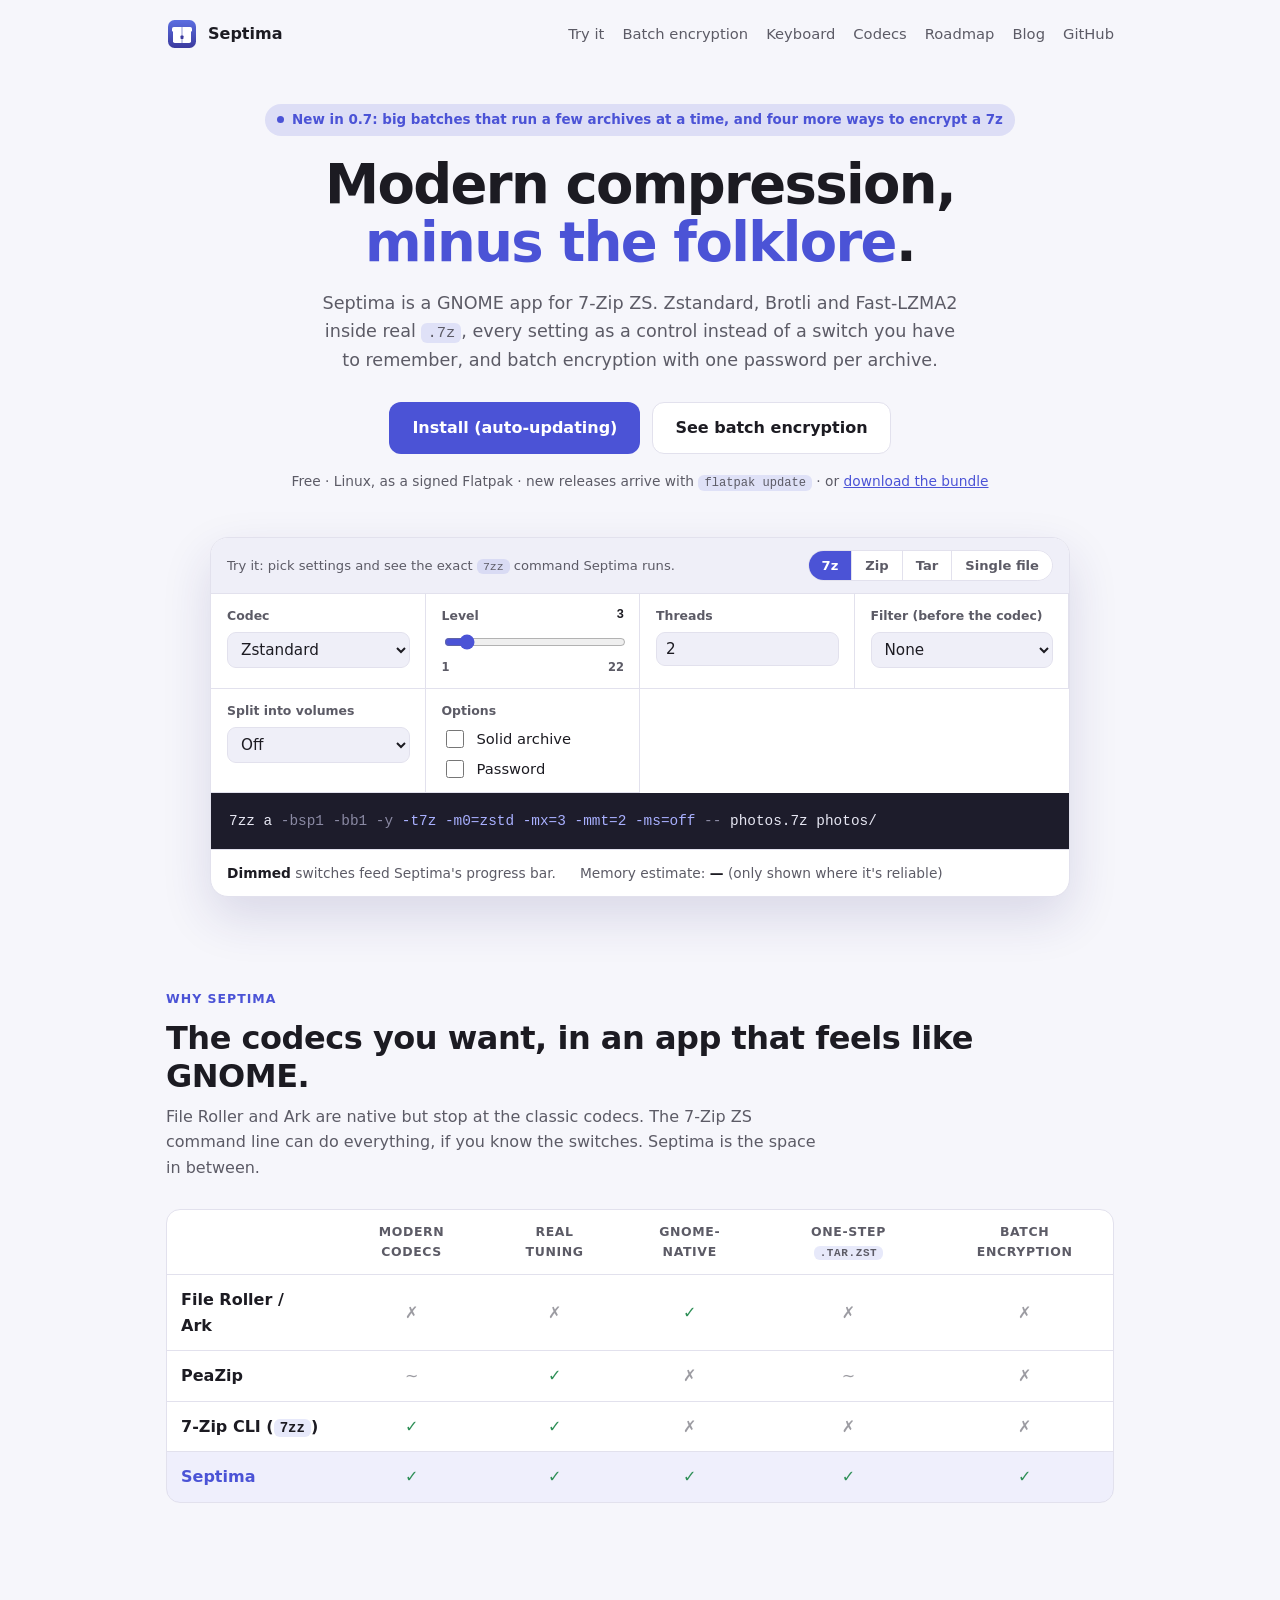
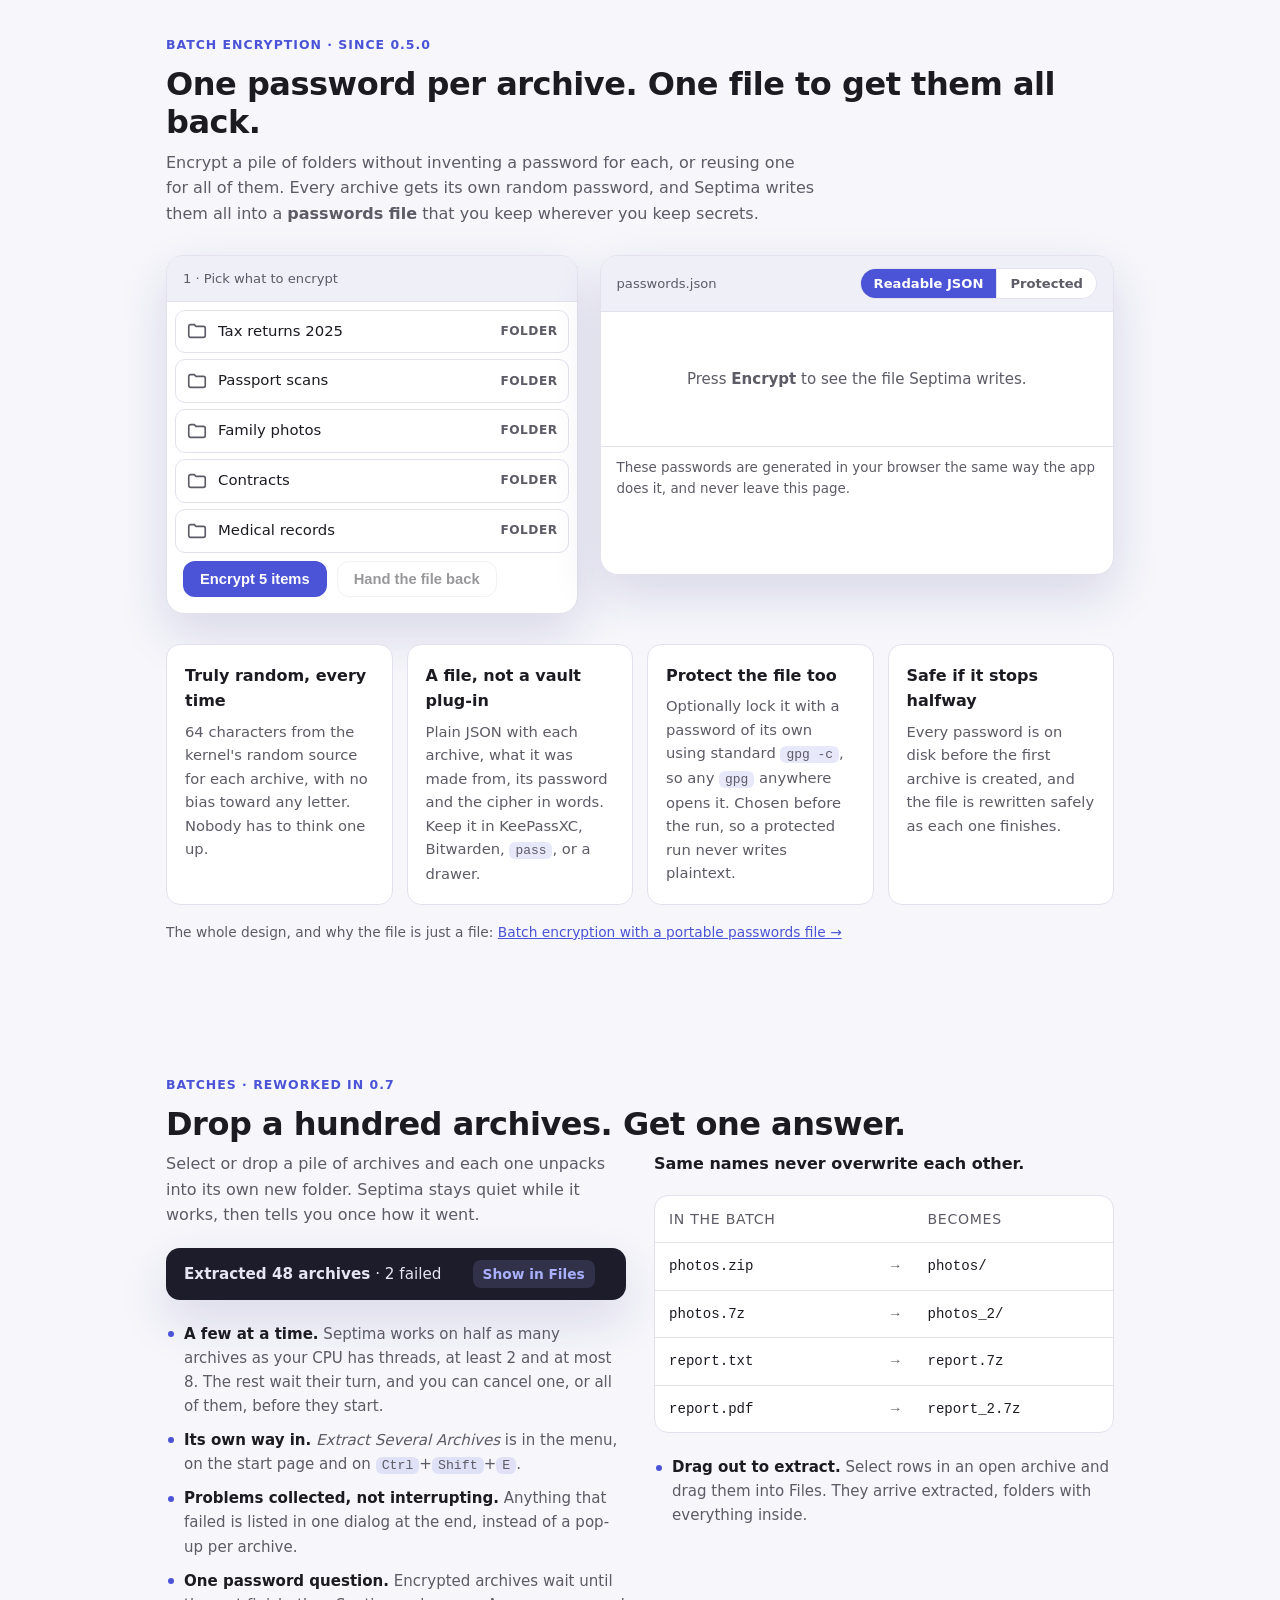
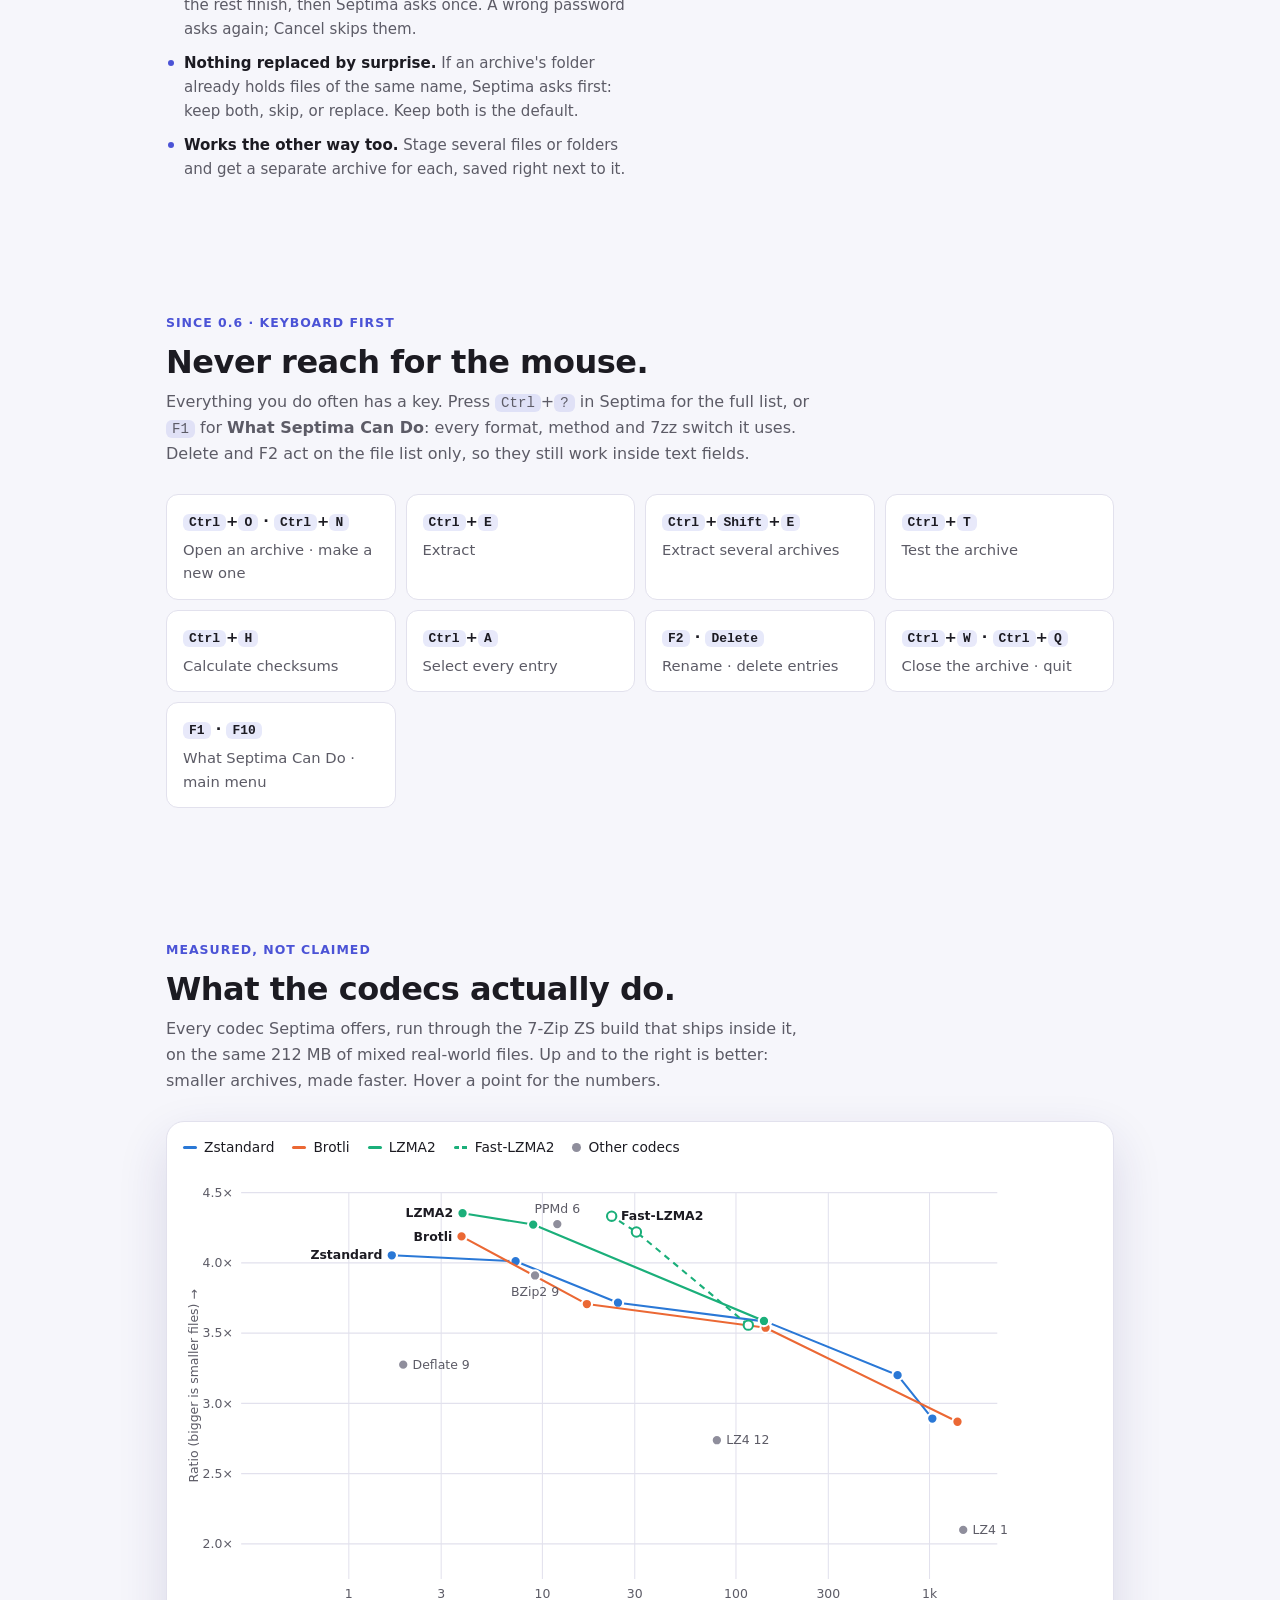
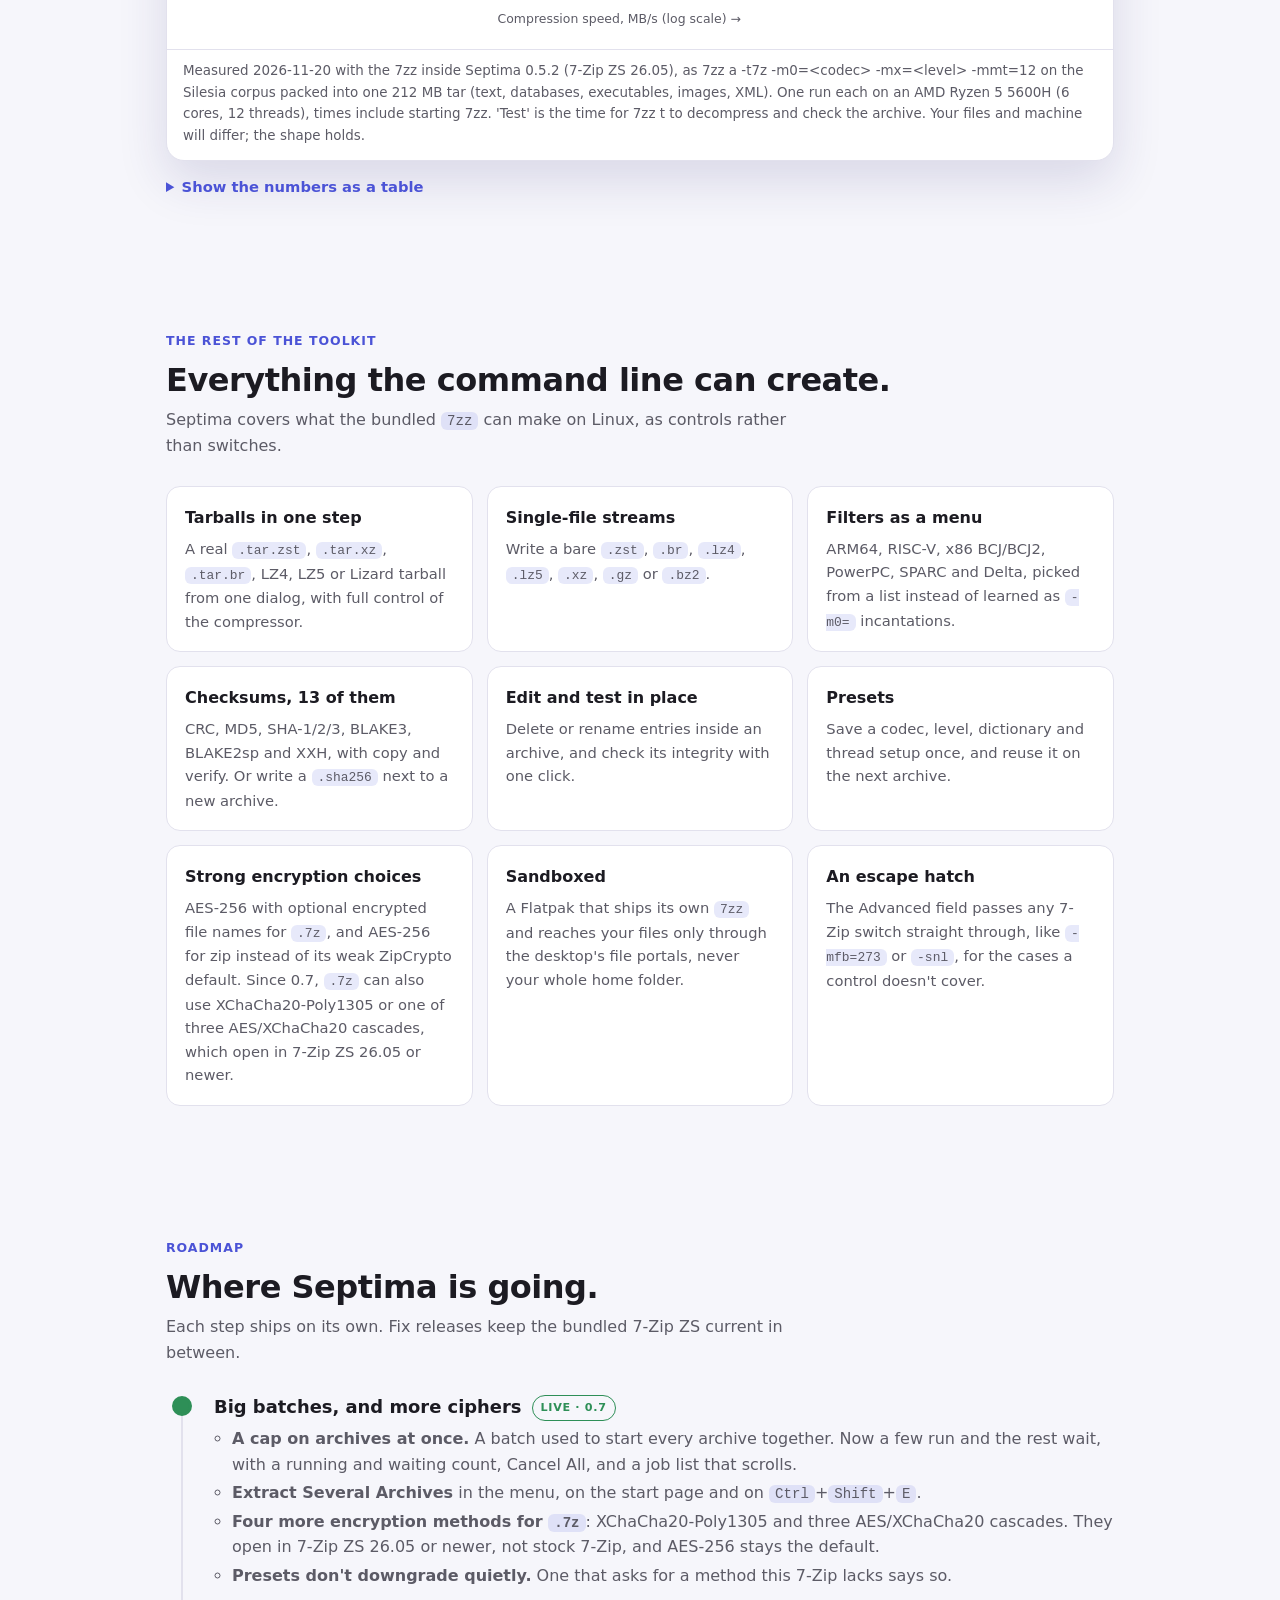
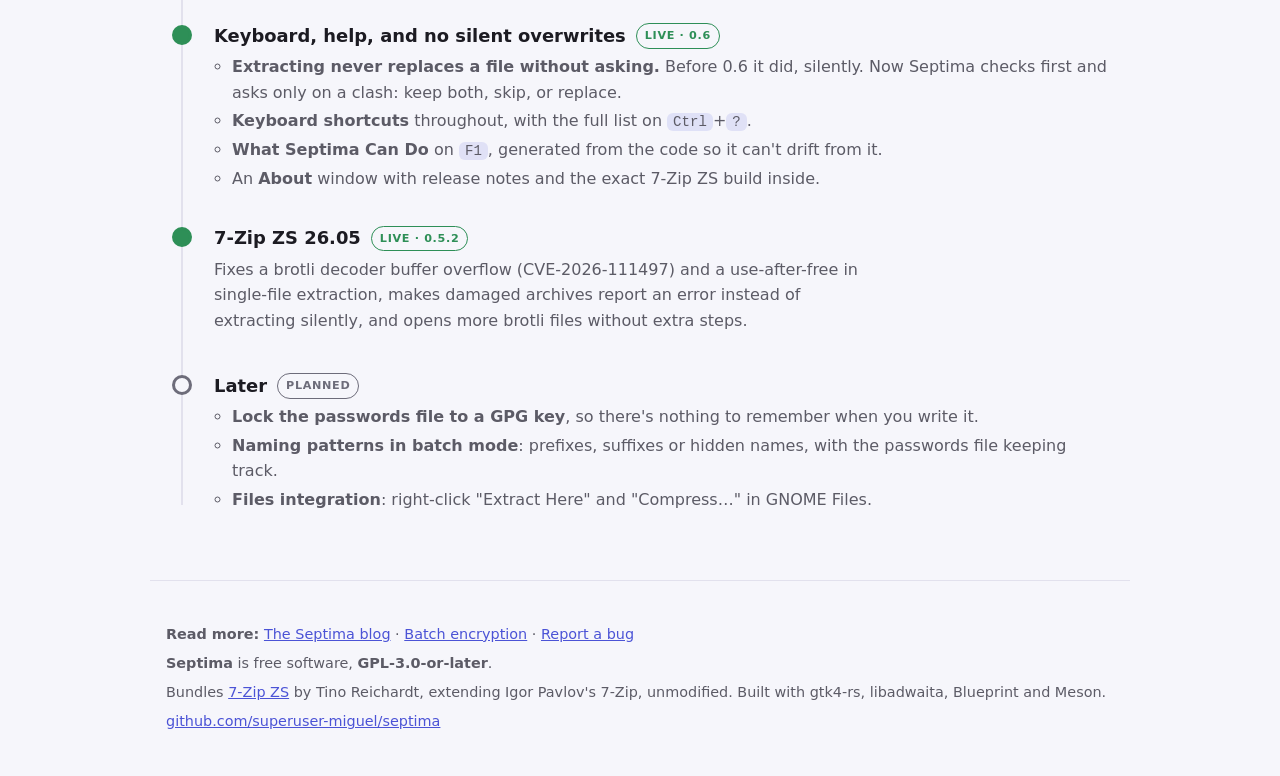
<file: docs/index.html>
<!doctype html>
<html lang="en">
<head>
<meta charset="utf-8">
<meta name="viewport" content="width=device-width, initial-scale=1">
<title>Septima — modern compression for GNOME</title>
<meta name="description" content="A GNOME app for 7-Zip ZS: Zstandard, Brotli and Fast-LZMA2 inside real .7z, every setting as a control, and batch encryption with one password per archive and a portable passwords file.">
<meta property="og:type" content="website">
<meta property="og:title" content="Septima — modern compression for GNOME">
<meta property="og:description" content="Zstandard, Brotli and Fast-LZMA2 inside real .7z, every setting as a control, and batch encryption with one password per archive.">
<meta property="og:url" content="https://superuser-miguel.github.io/septima/">
<style>
  :root {
    --bg: #f6f6fb; --surface: #ffffff; --surface-2: #efeff8; --text: #1c1b22; --muted: #5c5b66;
    --border: #e2e1ed; --accent: #4b53d6; --accent-2: #3b3a9e; --on-accent: #ffffff;
    --live: #2e8f57; --next: #b06d00; --later: #6d6c7a;
    --code-bg: #1d1c2b; --code-text: #e6e6f2; --code-dim: #8a89a3; --code-key: #a9b0ff; --code-val: #ffd28a;
    --shadow: 0 20px 50px rgba(40, 38, 110, .14);
    --s1: #2a78d6; --s2: #eb6834; --s3: #1baf7a; --s-other: #8f8e9c;
    color-scheme: light;
  }
  @media (prefers-color-scheme: dark) {
    :root:not([data-theme="light"]) {
      --bg: #14131a; --surface: #1d1c26; --surface-2: #181720; --text: #ececf2; --muted: #a7a6b4;
      --border: #2d2c39; --accent: #8b90f0; --accent-2: #5b6ee1; --on-accent: #12111a;
      --live: #55d98a; --next: #f0b54a; --later: #8f8e9e;
      --code-bg: #0f0e15; --code-text: #e6e6f2; --code-dim: #77768e; --code-key: #a9b0ff; --code-val: #ffd28a;
      --shadow: 0 20px 50px rgba(0, 0, 0, .45);
      --s1: #3987e5; --s2: #d95926; --s3: #199e70; --s-other: #8a899a;
      color-scheme: dark;
    }
  }
  :root[data-theme="dark"] {
    --bg: #14131a; --surface: #1d1c26; --surface-2: #181720; --text: #ececf2; --muted: #a7a6b4;
    --border: #2d2c39; --accent: #8b90f0; --accent-2: #5b6ee1; --on-accent: #12111a;
    --live: #55d98a; --next: #f0b54a; --later: #8f8e9e;
    --code-bg: #0f0e15; --code-text: #e6e6f2; --code-dim: #77768e; --code-key: #a9b0ff; --code-val: #ffd28a;
    --shadow: 0 20px 50px rgba(0, 0, 0, .45);
    --s1: #3987e5; --s2: #d95926; --s3: #199e70; --s-other: #8a899a;
    color-scheme: dark;
  }
  * { box-sizing: border-box; }
  html { -webkit-text-size-adjust: 100%; }
  body {
    margin: 0; background: var(--bg); color: var(--text);
    font: 16px/1.6 system-ui, -apple-system, "Segoe UI", Roboto, sans-serif;
  }
  a { color: var(--accent); }
  .wrap { max-width: 980px; margin: 0 auto; padding: 0 16px; }
  section.wrap { padding: 64px 16px; }
  h2 { font-size: clamp(1.5rem, 4vw, 2rem); letter-spacing: -.015em; margin: 0 0 8px; line-height: 1.2; }
  .sub { color: var(--muted); margin: 0 0 28px; max-width: 64ch; }
  .eyebrow {
    display: inline-block; font-size: .78rem; font-weight: 700; letter-spacing: .08em;
    text-transform: uppercase; color: var(--accent); margin-bottom: 10px;
  }
  code, kbd {
    font-family: ui-monospace, "SF Mono", Menlo, Consolas, monospace;
    background: color-mix(in srgb, var(--accent) 13%, transparent);
    padding: 1px 6px; border-radius: 6px; font-size: .88em;
  }
  .points { list-style: none; margin: 0; padding: 0; display: grid; gap: 10px; }
  .points li { color: var(--muted); font-size: .94rem; padding-left: 18px; position: relative; }
  .points li::before { content: ""; position: absolute; left: 2px; top: .62em; width: 6px; height: 6px; border-radius: 50%; background: var(--accent); }
  .points b { color: var(--text); font-weight: 600; }

  /* Top bar */
  .top { display: flex; align-items: center; justify-content: space-between; gap: 12px; padding: 18px 16px; }
  .brand { display: flex; align-items: center; gap: 10px; font-weight: 700; color: var(--text); text-decoration: none; }
  .brand svg { width: 32px; height: 32px; flex: none; }
  .top nav { display: flex; gap: 18px; font-size: .92rem; flex-wrap: wrap; justify-content: flex-end; }
  .top nav a { color: var(--muted); text-decoration: none; }
  .top nav a:hover { color: var(--text); }
  @media (max-width: 640px) { .top nav .opt { display: none; } }

  /* Hero */
  .hero { padding: 36px 16px 24px; text-align: center; }
  .pill {
    display: inline-flex; align-items: center; gap: 8px; padding: 5px 12px; border-radius: 999px;
    background: color-mix(in srgb, var(--accent) 14%, transparent); color: var(--accent);
    font-size: .84rem; font-weight: 600; margin-bottom: 20px; text-decoration: none;
  }
  .pill .dot { width: 7px; height: 7px; border-radius: 50%; background: currentColor; }
  h1 {
    font-size: clamp(2.1rem, 7vw, 3.4rem); line-height: 1.08; letter-spacing: -.03em;
    margin: 0 auto 16px; max-width: 17ch;
  }
  h1 em { font-style: normal; color: var(--accent); }
  .lede { color: var(--muted); font-size: 1.1rem; max-width: 58ch; margin: 0 auto 28px; }
  .btns { display: flex; gap: 12px; justify-content: center; flex-wrap: wrap; }
  .btn {
    display: inline-block; padding: 12px 22px; border-radius: 12px; text-decoration: none;
    font-weight: 600; border: 1px solid var(--border); color: var(--text); background: var(--surface);
  }
  .btn.primary { background: var(--accent); color: var(--on-accent); border-color: transparent; }
  .note { color: var(--muted); font-size: .86rem; margin: 16px 0 0; }

  /* Panels shared by the demos */
  .panel {
    background: var(--surface); border: 1px solid var(--border); border-radius: 18px;
    box-shadow: var(--shadow); overflow: hidden; text-align: left;
  }
  .panel-head {
    display: flex; align-items: center; gap: 10px; flex-wrap: wrap;
    padding: 12px 16px; border-bottom: 1px solid var(--border); background: var(--surface-2);
  }
  .panel-head .label { font-size: .82rem; color: var(--muted); margin-right: auto; }
  .seg { display: inline-flex; border: 1px solid var(--border); border-radius: 999px; overflow: hidden; flex-wrap: wrap; }
  .seg button { font: 600 .82rem/1 system-ui, sans-serif; padding: 8px 13px; border: 0; background: var(--surface); color: var(--muted); cursor: pointer; }
  .seg button + button { border-left: 1px solid var(--border); }
  .seg button[aria-pressed="true"] { background: var(--accent); color: var(--on-accent); }
  button:focus-visible, select:focus-visible, input:focus-visible { outline: 2px solid var(--accent); outline-offset: 2px; }

  /* Command builder */
  .builder { margin: 44px auto 0; max-width: 860px; }
  .controls { display: grid; grid-template-columns: repeat(auto-fit, minmax(190px, 1fr)); background: var(--surface); }
  .ctl { box-shadow: inset -1px -1px 0 var(--border); padding: 12px 16px; display: flex; flex-direction: column; gap: 6px; min-width: 0; }
  .ctl[hidden] { display: none; }
  .ctl > span { font-size: .78rem; font-weight: 600; color: var(--muted); display: flex; justify-content: space-between; gap: 8px; }
  .ctl > span output { color: var(--text); font-family: ui-monospace, Menlo, Consolas, monospace; }
  .ctl select, .ctl input[type="number"] {
    font: 500 .95rem system-ui, sans-serif; color: var(--text); background: var(--surface-2);
    border: 1px solid var(--border); border-radius: 9px; padding: 7px 9px; width: 100%; min-width: 0;
  }
  .ctl input[type="range"] { width: 100%; accent-color: var(--accent); }
  .ctl .range-ends { display: flex; justify-content: space-between; font-size: .72rem; color: var(--muted); }
  .switch { display: flex; align-items: center; gap: 10px; font-size: .92rem; cursor: pointer; }
  .switch input { width: 18px; height: 18px; accent-color: var(--accent); }
  .switch[hidden] { display: none; }
  .cmd {
    background: var(--code-bg); color: var(--code-text); margin: 0; padding: 16px 18px;
    font: .9rem/1.7 ui-monospace, "SF Mono", Menlo, Consolas, monospace;
    white-space: pre-wrap; overflow-wrap: break-word;
  }
  .cmd span { white-space: nowrap; }
  .cmd .step { white-space: normal; }
  .cmd .dim { color: var(--code-dim); }
  .cmd .k { color: var(--code-key); }
  .cmd .v { color: var(--code-val); }
  .cmd .step { display: block; color: var(--code-dim); font-style: italic; }
  .builder-foot { display: flex; gap: 8px 24px; flex-wrap: wrap; padding: 12px 16px; font-size: .86rem; color: var(--muted); border-top: 1px solid var(--border); }
  .builder-foot b { color: var(--text); font-weight: 600; }

  /* Comparison */
  .tablewrap { overflow-x: auto; border: 1px solid var(--border); border-radius: 14px; background: var(--surface); }
  table { width: 100%; border-collapse: collapse; }
  th, td { padding: 12px 14px; text-align: center; border-bottom: 1px solid var(--border); }
  th:first-child, td:first-child { text-align: left; font-weight: 600; }
  thead th { font-size: .78rem; color: var(--muted); font-weight: 600; text-transform: uppercase; letter-spacing: .05em; }
  tbody tr:last-child td { border-bottom: 0; }
  tr.me { background: color-mix(in srgb, var(--accent) 9%, transparent); }
  tr.me td:first-child { color: var(--accent); }
  .y { color: var(--live); font-weight: 700; }
  .n { color: var(--muted); opacity: .6; }
  .compare-table { min-width: 560px; }

  /* Batch encryption */
  .flow { display: grid; grid-template-columns: minmax(0, 1fr) minmax(0, 1.25fr); gap: 22px; align-items: start; }
  @media (max-width: 800px) { .flow { grid-template-columns: minmax(0, 1fr); } }
  .items { list-style: none; margin: 0; padding: 8px; display: grid; gap: 6px; }
  .item {
    display: grid; grid-template-columns: auto minmax(0, 1fr) auto; gap: 10px; align-items: center;
    padding: 9px 10px; border-radius: 10px; border: 1px solid var(--border); font-size: .93rem;
  }
  .item .ic { width: 22px; height: 22px; color: var(--muted); }
  .item .nm { overflow: hidden; text-overflow: ellipsis; white-space: nowrap; }
  .item .st { font-size: .76rem; font-weight: 700; letter-spacing: .04em; text-transform: uppercase; color: var(--muted); }
  .item.done { border-color: color-mix(in srgb, var(--live) 50%, var(--border)); }
  .item.done .st { color: var(--live); }
  .item.picked { background: color-mix(in srgb, var(--accent) 8%, transparent); border-color: color-mix(in srgb, var(--accent) 50%, var(--border)); }
  .item input { width: 18px; height: 18px; accent-color: var(--accent); margin: 0; }
  .actions { display: flex; gap: 10px; flex-wrap: wrap; align-items: center; padding: 0 16px 16px; }
  .actions .btn { padding: 9px 16px; font-size: .92rem; cursor: pointer; }
  .actions .btn[disabled] { opacity: .45; cursor: default; }
  .actions .msg { font-size: .86rem; color: var(--muted); }
  .file { min-height: 320px; }
  .file pre {
    margin: 0; padding: 14px 16px; background: var(--code-bg); color: var(--code-text);
    font: .78rem/1.65 ui-monospace, "SF Mono", Menlo, Consolas, monospace; overflow-x: auto; white-space: pre;
    max-height: 420px; overflow-y: auto;
  }
  .file pre .k { color: var(--code-key); }
  .file pre .v { color: var(--code-val); }
  .file pre .dim { color: var(--code-dim); }
  .file .empty { padding: 40px 20px; text-align: center; color: var(--muted); font-size: .94rem; }
  .file-foot { padding: 10px 16px; border-top: 1px solid var(--border); font-size: .84rem; color: var(--muted); }
  .steps-row { display: grid; grid-template-columns: repeat(auto-fit, minmax(220px, 1fr)); gap: 14px; margin-top: 30px; }
  .card { background: var(--surface); border: 1px solid var(--border); border-radius: 14px; padding: 18px; }
  .card h3 { margin: 0 0 6px; font-size: 1rem; }
  .card p { margin: 0; color: var(--muted); font-size: .92rem; }

  /* Batch extract */
  .toast {
    display: flex; align-items: center; gap: 14px; flex-wrap: wrap;
    background: var(--code-bg); color: var(--code-text); border-radius: 14px; padding: 12px 14px 12px 18px;
    box-shadow: var(--shadow); max-width: 520px; font-size: .95rem;
  }
  .toast span { margin-right: auto; }
  .toast b { font-weight: 600; }
  .toast .tbtn { font: 600 .86rem system-ui, sans-serif; color: var(--code-key); padding: 6px 10px; border-radius: 8px; background: color-mix(in srgb, var(--code-key) 14%, transparent); }
  .clash { margin-top: 18px; }
  .clash table { min-width: 0; }
  .clash td, .clash th { text-align: left; font-family: ui-monospace, Menlo, Consolas, monospace; font-size: .88rem; font-weight: 400; }
  .clash thead th { font-family: system-ui, sans-serif; }
  .clash td.arrow { color: var(--muted); width: 1%; }
  .two { display: grid; grid-template-columns: minmax(0, 1fr) minmax(0, 1fr); gap: 28px; align-items: start; }
  @media (max-width: 800px) { .two { grid-template-columns: minmax(0, 1fr); } }

  /* Codec chart */
  .viz { padding: 18px 16px 8px; }
  .viz svg { display: block; width: 100%; height: auto; overflow: visible; }
  .viz .grid line { stroke: var(--border); }
  .viz .axis text, .viz .tick { fill: var(--muted); font: 12px system-ui, sans-serif; }
  .viz .axis-title { fill: var(--muted); font: 600 12px system-ui, sans-serif; }
  .viz .lbl { fill: var(--text); font: 600 12px system-ui, sans-serif; }
  .viz .lbl.minor { fill: var(--muted); font-weight: 500; }
  .viz .dot { stroke: var(--surface); stroke-width: 2; }
  .viz .hit { fill: transparent; cursor: pointer; }
  .legend { display: flex; flex-wrap: wrap; gap: 6px 18px; padding: 4px 16px 0; font-size: .86rem; color: var(--text); list-style: none; margin: 0; }
  .legend li { display: inline-flex; align-items: center; gap: 7px; }
  .legend i { width: 14px; height: 3px; border-radius: 2px; display: inline-block; }
  .legend i.pt { width: 9px; height: 9px; border-radius: 50%; }
  .tip {
    position: fixed; pointer-events: none; z-index: 10; background: var(--surface); color: var(--text);
    border: 1px solid var(--border); border-radius: 10px; padding: 8px 11px; font-size: .84rem; line-height: 1.45;
    box-shadow: 0 10px 30px rgba(0,0,0,.18); opacity: 0; transition: opacity .1s; max-width: 240px;
  }
  .tip b { font-weight: 600; }
  .tip .m { color: var(--muted); }
  .viz-foot { padding: 10px 16px 14px; font-size: .84rem; color: var(--muted); border-top: 1px solid var(--border); margin-top: 8px; }
  .data-table td, .data-table th { font-size: .88rem; padding: 8px 12px; text-align: right; font-variant-numeric: tabular-nums; }
  .data-table td:first-child, .data-table th:first-child { text-align: left; }
  details.table-view { margin-top: 14px; }
  details.table-view summary { cursor: pointer; color: var(--accent); font-size: .92rem; font-weight: 600; }
  details.table-view .tablewrap { margin-top: 10px; }

  /* Keyboard */
  .keys { display: grid; grid-template-columns: repeat(auto-fit, minmax(210px, 1fr)); gap: 10px; }
  .keys div { padding: 14px 16px; background: var(--surface); border: 1px solid var(--border); border-radius: 12px; color: var(--muted); font-size: .92rem; }
  .keys span { display: block; color: var(--text); font-weight: 600; margin-bottom: 4px; }
  .keys p { margin: 0; }

  /* Everything else */
  .grid { display: grid; grid-template-columns: repeat(auto-fit, minmax(230px, 1fr)); gap: 14px; }

  /* Roadmap */
  .phases { list-style: none; margin: 0; padding: 0; position: relative; }
  .phases::before { content: ""; position: absolute; left: 15px; top: 8px; bottom: 8px; width: 2px; background: var(--border); }
  .phase { position: relative; padding: 0 0 30px 48px; }
  .phase:last-child { padding-bottom: 0; }
  .phase .node { position: absolute; left: 6px; top: 3px; width: 20px; height: 20px; border-radius: 50%; background: var(--bg); border: 3px solid var(--later); }
  .phase.live .node { border-color: var(--live); background: var(--live); }
  .phase.next .node { border-color: var(--next); }
  .phase h3 { margin: 0 0 4px; font-size: 1.12rem; display: flex; align-items: center; gap: 10px; flex-wrap: wrap; }
  .phase p { margin: 0 0 8px; color: var(--muted); max-width: 66ch; }
  .phase ul { margin: 0; padding-left: 18px; color: var(--muted); }
  .phase li { margin: 3px 0; }
  .status { font-size: .7rem; font-weight: 700; letter-spacing: .06em; text-transform: uppercase; padding: 3px 8px; border-radius: 999px; border: 1px solid currentColor; }
  .status.live { color: var(--live); }
  .status.next { color: var(--next); }
  .status.later { color: var(--later); }

  footer.wrap { border-top: 1px solid var(--border); color: var(--muted); font-size: .9rem; padding: 36px 16px 48px; }
  footer p { margin: 6px 0; }
</style>
</head>
<body>

<div class="wrap top">
  <a class="brand" href="./">
    <svg viewBox="0 0 128 128" aria-hidden="true">
      <defs>
        <linearGradient id="bg" x1="0" y1="0" x2="0" y2="1">
          <stop offset="0" stop-color="#5b6ee1"/><stop offset="1" stop-color="#3b3a9e"/>
        </linearGradient>
      </defs>
      <rect x="8" y="8" width="112" height="112" rx="26" fill="url(#bg)"/>
      <g transform="translate(28 30)">
        <rect x="0" y="18" width="72" height="52" rx="7" fill="#fff"/>
        <rect x="-4" y="6" width="80" height="20" rx="7" fill="#fff"/>
        <rect x="32" y="6" width="8" height="64" fill="#c7cbe8"/>
        <rect x="30" y="40" width="12" height="14" rx="3" fill="#3b3a9e"/>
      </g>
    </svg>
    Septima
  </a>
  <nav>
    <a href="#try">Try it</a>
    <a href="#encrypt">Batch encryption</a>
    <a class="opt" href="#keyboard">Keyboard</a>
    <a class="opt" href="#codecs">Codecs</a>
    <a class="opt" href="#roadmap">Roadmap</a>
    <a class="opt" href="blog/">Blog</a>
    <a href="https://github.com/superuser-miguel/septima">GitHub</a>
  </nav>
</div>

<header class="hero wrap" id="try">
  <a class="pill" href="#batch"><span class="dot"></span>New in 0.7: big batches that run a few archives at a time, and four more ways to encrypt a 7z</a>
  <h1>Modern compression, <em>minus the folklore</em>.</h1>
  <p class="lede">
    Septima is a GNOME app for 7-Zip ZS. Zstandard, Brotli and Fast-LZMA2 inside real
    <code>.7z</code>, every setting as a control instead of a switch you have to remember,
    and batch encryption with one password per archive.
  </p>
  <div class="btns">
    <a class="btn primary" href="https://superuser-miguel.github.io/septima-repo/septima.flatpakref">Install (auto-updating)</a>
    <a class="btn" href="#encrypt">See batch encryption</a>
  </div>
  <p class="note">Free · Linux, as a signed Flatpak · new releases arrive with <code>flatpak update</code> · or <a href="https://github.com/superuser-miguel/septima/releases/latest">download the bundle</a></p>

  <div class="panel builder">
    <div class="panel-head">
      <span class="label">Try it: pick settings and see the exact <code>7zz</code> command Septima runs.</span>
      <div class="seg" role="group" aria-label="Format" id="fmt"></div>
    </div>
    <div class="controls">
      <label class="ctl"><span>Codec</span><select id="codec"></select></label>
      <label class="ctl" id="liz-ctl" hidden><span>Lizard family</span><select id="lizard"></select></label>
      <label class="ctl" id="level-ctl"><span>Level <output id="level-out"></output></span>
        <input type="range" id="level"><span class="range-ends"><span id="lmin"></span><span id="lmax"></span></span></label>
      <label class="ctl" id="dict-ctl"><span>Dictionary</span><select id="dict"></select></label>
      <label class="ctl" id="threads-ctl"><span>Threads</span><input type="number" id="threads" min="1" max="256"></label>
      <label class="ctl" id="filter-ctl"><span>Filter (before the codec)</span><select id="filter"></select></label>
      <label class="ctl" id="vol-ctl"><span>Split into volumes</span><select id="vol"></select></label>
      <div class="ctl" id="opts-ctl"><span>Options</span>
        <label class="switch" id="solid-sw"><input type="checkbox" id="solid"> Solid archive</label>
        <label class="switch" id="enc-sw"><input type="checkbox" id="enc"> Password</label>
        <label class="switch" id="names-sw"><input type="checkbox" id="names"> Encrypt file names</label>
      </div>
      <label class="ctl" id="cipher-ctl" hidden><span>Encryption</span><select id="cipher"></select></label>
    </div>
    <pre class="cmd" id="cmd" aria-live="polite"></pre>
    <div class="builder-foot" id="foot"></div>
  </div>
</header>

<section class="wrap" id="why">
  <span class="eyebrow">Why Septima</span>
  <h2>The codecs you want, in an app that feels like GNOME.</h2>
  <p class="sub">File Roller and Ark are native but stop at the classic codecs. The 7-Zip ZS command line can do everything, if you know the switches. Septima is the space in between.</p>
  <div class="tablewrap">
    <table class="compare-table">
      <thead><tr><th></th><th>Modern codecs</th><th>Real tuning</th><th>GNOME-native</th><th>One-step <code>.tar.zst</code></th><th>Batch encryption</th></tr></thead>
      <tbody>
        <tr><td>File Roller / Ark</td><td class="n">✗</td><td class="n">✗</td><td class="y">✓</td><td class="n">✗</td><td class="n">✗</td></tr>
        <tr><td>PeaZip</td><td class="n">~</td><td class="y">✓</td><td class="n">✗</td><td class="n">~</td><td class="n">✗</td></tr>
        <tr><td>7-Zip CLI (<code>7zz</code>)</td><td class="y">✓</td><td class="y">✓</td><td class="n">✗</td><td class="n">✗</td><td class="n">✗</td></tr>
        <tr class="me"><td>Septima</td><td class="y">✓</td><td class="y">✓</td><td class="y">✓</td><td class="y">✓</td><td class="y">✓</td></tr>
      </tbody>
    </table>
  </div>
</section>

<section class="wrap" id="encrypt">
  <span class="eyebrow">Batch encryption · since 0.5.0</span>
  <h2>One password per archive. One file to get them all back.</h2>
  <p class="sub">
    Encrypt a pile of folders without inventing a password for each, or reusing one for all of them.
    Every archive gets its own random password, and Septima writes them all into a
    <b>passwords file</b> that you keep wherever you keep secrets.
  </p>
  <div class="flow">
    <div class="panel">
      <div class="panel-head"><span class="label" id="items-label">1 · Pick what to encrypt</span></div>
      <ul class="items" id="items"></ul>
      <div class="actions">
        <button class="btn primary" type="button" id="do-encrypt">Encrypt 5 items</button>
        <button class="btn" type="button" id="do-back" disabled>Hand the file back</button>
        <span class="msg" id="enc-msg" aria-live="polite"></span>
      </div>
    </div>
    <div class="panel file">
      <div class="panel-head">
        <span class="label" id="file-label">The passwords file</span>
        <div class="seg" role="group" aria-label="File view">
          <button type="button" id="view-json" aria-pressed="true">Readable JSON</button>
          <button type="button" id="view-gpg" aria-pressed="false">Protected</button>
        </div>
      </div>
      <div id="file-body"><p class="empty">Press <b>Encrypt</b> to see the file Septima writes.</p></div>
      <div class="file-foot" id="file-foot">These passwords are generated in your browser the same way the app does it, and never leave this page.</div>
    </div>
  </div>
  <div class="steps-row">
    <div class="card"><h3>Truly random, every time</h3><p>64 characters from the kernel's random source for each archive, with no bias toward any letter. Nobody has to think one up.</p></div>
    <div class="card"><h3>A file, not a vault plug-in</h3><p>Plain JSON with each archive, what it was made from, its password and the cipher in words. Keep it in KeePassXC, Bitwarden, <code>pass</code>, or a drawer.</p></div>
    <div class="card"><h3>Protect the file too</h3><p>Optionally lock it with a password of its own using standard <code>gpg -c</code>, so any <code>gpg</code> anywhere opens it. Chosen before the run, so a protected run never writes plaintext.</p></div>
    <div class="card"><h3>Safe if it stops halfway</h3><p>Every password is on disk before the first archive is created, and the file is rewritten safely as each one finishes.</p></div>
  </div>
  <p class="note" style="text-align:left">The whole design, and why the file is just a file: <a href="blog/2026-08-16-batch-encrypt-passwords-file.html">Batch encryption with a portable passwords file →</a></p>
</section>

<section class="wrap" id="batch">
  <span class="eyebrow">Batches · reworked in 0.7</span>
  <h2>Drop a hundred archives. Get one answer.</h2>
  <div class="two">
    <div>
      <p class="sub" style="margin-bottom:20px">Select or drop a pile of archives and each one unpacks into its own new folder. Septima stays quiet while it works, then tells you once how it went.</p>
      <div class="toast" role="img" aria-label="A summary notice: Extracted 48 archives, 2 failed, with a Show in Files button">
        <span><b>Extracted 48 archives</b> · 2 failed</span><span class="tbtn">Show in Files</span>
      </div>
      <ul class="points" style="margin-top:22px">
        <li><b>A few at a time.</b> Septima works on half as many archives as your CPU has threads, at least 2 and at most 8. The rest wait their turn, and you can cancel one, or all of them, before they start.</li>
        <li><b>Its own way in.</b> <i>Extract Several Archives</i> is in the menu, on the start page and on <kbd>Ctrl</kbd>+<kbd>Shift</kbd>+<kbd>E</kbd>.</li>
        <li><b>Problems collected, not interrupting.</b> Anything that failed is listed in one dialog at the end, instead of a pop-up per archive.</li>
        <li><b>One password question.</b> Encrypted archives wait until the rest finish, then Septima asks once. A wrong password asks again; Cancel skips them.</li>
        <li><b>Nothing replaced by surprise.</b> If an archive's folder already holds files of the same name, Septima asks first: keep both, skip, or replace. Keep both is the default.</li>
        <li><b>Works the other way too.</b> Stage several files or folders and get a separate archive for each, saved right next to it.</li>
      </ul>
    </div>
    <div>
      <p class="sub" style="margin-bottom:12px"><b style="color:var(--text)">Same names never overwrite each other.</b></p>
      <div class="tablewrap clash">
        <table>
          <thead><tr><th>In the batch</th><th></th><th>Becomes</th></tr></thead>
          <tbody>
            <tr><td>photos.zip</td><td class="arrow">→</td><td>photos/</td></tr>
            <tr><td>photos.7z</td><td class="arrow">→</td><td>photos_2/</td></tr>
            <tr><td>report.txt</td><td class="arrow">→</td><td>report.7z</td></tr>
            <tr><td>report.pdf</td><td class="arrow">→</td><td>report_2.7z</td></tr>
          </tbody>
        </table>
      </div>
      <ul class="points" style="margin-top:22px">
        <li><b>Drag out to extract.</b> Select rows in an open archive and drag them into Files. They arrive extracted, folders with everything inside.</li>
      </ul>
    </div>
  </div>
</section>

<section class="wrap" id="keyboard">
  <span class="eyebrow">Since 0.6 · keyboard first</span>
  <h2>Never reach for the mouse.</h2>
  <p class="sub">
    Everything you do often has a key. Press <kbd>Ctrl</kbd>+<kbd>?</kbd> in Septima for the full
    list, or <kbd>F1</kbd> for <b>What Septima Can Do</b>: every format, method and 7zz switch it uses.
    Delete and F2 act on the file list only, so they still work inside text fields.
  </p>
  <div class="keys">
    <div><span><kbd>Ctrl</kbd>+<kbd>O</kbd> · <kbd>Ctrl</kbd>+<kbd>N</kbd></span><p>Open an archive · make a new one</p></div>
    <div><span><kbd>Ctrl</kbd>+<kbd>E</kbd></span><p>Extract</p></div>
    <div><span><kbd>Ctrl</kbd>+<kbd>Shift</kbd>+<kbd>E</kbd></span><p>Extract several archives</p></div>
    <div><span><kbd>Ctrl</kbd>+<kbd>T</kbd></span><p>Test the archive</p></div>
    <div><span><kbd>Ctrl</kbd>+<kbd>H</kbd></span><p>Calculate checksums</p></div>
    <div><span><kbd>Ctrl</kbd>+<kbd>A</kbd></span><p>Select every entry</p></div>
    <div><span><kbd>F2</kbd> · <kbd>Delete</kbd></span><p>Rename · delete entries</p></div>
    <div><span><kbd>Ctrl</kbd>+<kbd>W</kbd> · <kbd>Ctrl</kbd>+<kbd>Q</kbd></span><p>Close the archive · quit</p></div>
    <div><span><kbd>F1</kbd> · <kbd>F10</kbd></span><p>What Septima Can Do · main menu</p></div>
  </div>
</section>

<section class="wrap" id="codecs">
  <span class="eyebrow">Measured, not claimed</span>
  <h2>What the codecs actually do.</h2>
  <p class="sub">
    Every codec Septima offers, run through the 7-Zip ZS build that ships inside it, on the
    same 212 MB of mixed real-world files. Up and to the right is better: smaller archives,
    made faster. Hover a point for the numbers.
  </p>
  <div class="panel">
    <ul class="legend" id="legend" style="padding-top:14px"></ul>
    <div class="viz" id="viz"></div>
    <div class="viz-foot" id="viz-foot"></div>
  </div>
  <details class="table-view">
    <summary>Show the numbers as a table</summary>
    <div class="tablewrap"><table class="data-table" id="data-table"></table></div>
  </details>
</section>

<section class="wrap" id="more">
  <span class="eyebrow">The rest of the toolkit</span>
  <h2>Everything the command line can create.</h2>
  <p class="sub">Septima covers what the bundled <code>7zz</code> can make on Linux, as controls rather than switches.</p>
  <div class="grid">
    <div class="card"><h3>Tarballs in one step</h3><p>A real <code>.tar.zst</code>, <code>.tar.xz</code>, <code>.tar.br</code>, LZ4, LZ5 or Lizard tarball from one dialog, with full control of the compressor.</p></div>
    <div class="card"><h3>Single-file streams</h3><p>Write a bare <code>.zst</code>, <code>.br</code>, <code>.lz4</code>, <code>.lz5</code>, <code>.xz</code>, <code>.gz</code> or <code>.bz2</code>.</p></div>
    <div class="card"><h3>Filters as a menu</h3><p>ARM64, RISC-V, x86 BCJ/BCJ2, PowerPC, SPARC and Delta, picked from a list instead of learned as <code>-m0=</code> incantations.</p></div>
    <div class="card"><h3>Checksums, 13 of them</h3><p>CRC, MD5, SHA-1/2/3, BLAKE3, BLAKE2sp and XXH, with copy and verify. Or write a <code>.sha256</code> next to a new archive.</p></div>
    <div class="card"><h3>Edit and test in place</h3><p>Delete or rename entries inside an archive, and check its integrity with one click.</p></div>
    <div class="card"><h3>Presets</h3><p>Save a codec, level, dictionary and thread setup once, and reuse it on the next archive.</p></div>
    <div class="card"><h3>Strong encryption choices</h3><p>AES-256 with optional encrypted file names for <code>.7z</code>, and AES-256 for zip instead of its weak ZipCrypto default. Since 0.7, <code>.7z</code> can also use XChaCha20-Poly1305 or one of three AES/XChaCha20 cascades, which open in 7-Zip ZS 26.05 or newer.</p></div>
    <div class="card"><h3>Sandboxed</h3><p>A Flatpak that ships its own <code>7zz</code> and reaches your files only through the desktop's file portals, never your whole home folder.</p></div>
    <div class="card"><h3>An escape hatch</h3><p>The Advanced field passes any 7-Zip switch straight through, like <code>-mfb=273</code> or <code>-snl</code>, for the cases a control doesn't cover.</p></div>
  </div>
</section>

<section class="wrap" id="roadmap">
  <span class="eyebrow">Roadmap</span>
  <h2>Where Septima is going.</h2>
  <p class="sub">Each step ships on its own. Fix releases keep the bundled 7-Zip ZS current in between.</p>
  <ol class="phases">
    <li class="phase live">
      <span class="node"></span>
      <h3>Big batches, and more ciphers <span class="status live">Live · 0.7</span></h3>
      <ul>
        <li><b>A cap on archives at once.</b> A batch used to start every archive together. Now a few run and the rest wait, with a running and waiting count, Cancel All, and a job list that scrolls.</li>
        <li><b>Extract Several Archives</b> in the menu, on the start page and on <kbd>Ctrl</kbd>+<kbd>Shift</kbd>+<kbd>E</kbd>.</li>
        <li><b>Four more encryption methods for <code>.7z</code></b>: XChaCha20-Poly1305 and three AES/XChaCha20 cascades. They open in 7-Zip ZS 26.05 or newer, not stock 7-Zip, and AES-256 stays the default.</li>
        <li><b>Presets don't downgrade quietly.</b> One that asks for a method this 7-Zip lacks says so.</li>
      </ul>
    </li>
    <li class="phase live">
      <span class="node"></span>
      <h3>Keyboard, help, and no silent overwrites <span class="status live">Live · 0.6</span></h3>
      <ul>
        <li><b>Extracting never replaces a file without asking.</b> Before 0.6 it did, silently. Now Septima checks first and asks only on a clash: keep both, skip, or replace.</li>
        <li><b>Keyboard shortcuts</b> throughout, with the full list on <kbd>Ctrl</kbd>+<kbd>?</kbd>.</li>
        <li><b>What Septima Can Do</b> on <kbd>F1</kbd>, generated from the code so it can't drift from it.</li>
        <li>An <b>About</b> window with release notes and the exact 7-Zip ZS build inside.</li>
      </ul>
    </li>
    <li class="phase live">
      <span class="node"></span>
      <h3>7-Zip ZS 26.05 <span class="status live">Live · 0.5.2</span></h3>
      <p>Fixes a brotli decoder buffer overflow (CVE-2026-111497) and a use-after-free in single-file extraction, makes damaged archives report an error instead of extracting silently, and opens more brotli files without extra steps.</p>
    </li>
    <li class="phase">
      <span class="node"></span>
      <h3>Later <span class="status later">Planned</span></h3>
      <ul>
        <li><b>Lock the passwords file to a GPG key</b>, so there's nothing to remember when you write it.</li>
        <li><b>Naming patterns in batch mode</b>: prefixes, suffixes or hidden names, with the passwords file keeping track.</li>
        <li><b>Files integration</b>: right-click "Extract Here" and "Compress…" in GNOME Files.</li>
      </ul>
    </li>
  </ol>
</section>

<footer class="wrap">
  <p><strong>Read more:</strong> <a href="blog/">The Septima blog</a> · <a href="blog/2026-08-16-batch-encrypt-passwords-file.html">Batch encryption</a> · <a href="https://github.com/superuser-miguel/septima/issues">Report a bug</a></p>
  <p><strong>Septima</strong> is free software, <strong>GPL-3.0-or-later</strong>.</p>
  <p>Bundles <a href="https://github.com/mcmilk/7-Zip-zstd">7-Zip ZS</a> by Tino Reichardt, extending Igor Pavlov's 7-Zip, unmodified. Built with gtk4-rs, libadwaita, Blueprint and Meson.</p>
  <p><a href="https://github.com/superuser-miguel/septima">github.com/superuser-miguel/septima</a></p>
</footer>

<div class="tip" id="tip" role="status"></div>

<!-- Copied from the app's create dialog. A test in crates/septima-gtk/src/create_dialog.rs
     fails if this block drifts from the real tables, and prints the block to paste here. -->
<script type="application/json" id="septima-caps">
{"formats":[
{"id":"7z","label":"7z","ext":"7z","enc":true,"names":true,"solid":true,"codecs":[{"id":"lzma2","label":"LZMA2","min":1,"max":9,"def":5},{"id":"lzma","label":"LZMA","min":1,"max":9,"def":5},{"id":"ppmd","label":"PPMd","min":1,"max":9,"def":6},{"id":"zstd","label":"Zstandard","min":1,"max":22,"def":3},{"id":"brotli","label":"Brotli","min":0,"max":11,"def":6},{"id":"flzma2","label":"Fast-LZMA2","min":1,"max":9,"def":6},{"id":"bzip2","label":"BZip2","min":1,"max":9,"def":5},{"id":"lz4","label":"LZ4","min":1,"max":12,"def":1},{"id":"lz5","label":"LZ5","min":1,"max":15,"def":1},{"id":"lizard","label":"Lizard","min":0,"max":9,"def":2},{"id":"deflate","label":"Deflate","min":1,"max":9,"def":5},{"id":"copy","label":"Store (no compression)","min":0,"max":0,"def":0}]},
{"id":"zip","label":"Zip","ext":"zip","enc":true,"names":false,"solid":false,"codecs":[{"id":"deflate","label":"Deflate","min":1,"max":9,"def":5},{"id":"deflate64","label":"Deflate64","min":1,"max":9,"def":5},{"id":"zstd","label":"Zstandard","min":1,"max":22,"def":3},{"id":"xz","label":"xz","min":0,"max":9,"def":6},{"id":"lzma","label":"LZMA","min":1,"max":9,"def":5},{"id":"ppmd","label":"PPMd","min":1,"max":9,"def":6},{"id":"bzip2","label":"BZip2","min":1,"max":9,"def":5},{"id":"copy","label":"Store (no compression)","min":0,"max":0,"def":0}]},
{"id":"tar","label":"Tar","ext":"tar","enc":false,"names":false,"solid":false,"codecs":[{"id":"copy","label":"Store (no compression)","min":0,"max":0,"def":0},{"id":"zstd","label":"Zstandard","min":1,"max":22,"def":3},{"id":"xz","label":"xz","min":0,"max":9,"def":6},{"id":"gzip","label":"gzip","min":1,"max":9,"def":6},{"id":"bzip2","label":"BZip2","min":1,"max":9,"def":5},{"id":"brotli","label":"Brotli","min":0,"max":11,"def":6},{"id":"lz4","label":"LZ4","min":1,"max":12,"def":1},{"id":"lz5","label":"LZ5","min":1,"max":15,"def":1},{"id":"lizard","label":"Lizard","min":0,"max":9,"def":2}]},
{"id":"stream","label":"Single file (raw stream)","ext":"","enc":false,"names":false,"solid":false,"codecs":[{"id":"zstd","label":"Zstandard","min":1,"max":22,"def":3},{"id":"xz","label":"xz","min":0,"max":9,"def":6},{"id":"gzip","label":"gzip","min":1,"max":9,"def":6},{"id":"bzip2","label":"BZip2","min":1,"max":9,"def":5},{"id":"brotli","label":"Brotli","min":0,"max":11,"def":6},{"id":"lz4","label":"LZ4","min":1,"max":12,"def":1},{"id":"lz5","label":"LZ5","min":1,"max":15,"def":1}]}
],
"filters":[{"id":"","label":"None"},{"id":"BCJ","label":"Executables — x86 (BCJ)"},{"id":"BCJ2","label":"Executables — x86 (BCJ2)"},{"id":"ARM64","label":"Executables — ARM64"},{"id":"ARM","label":"Executables — ARM"},{"id":"ARMT","label":"Executables — ARM Thumb"},{"id":"PPC","label":"Executables — PowerPC"},{"id":"SPARC","label":"Executables — SPARC"},{"id":"RISCV","label":"Executables — RISC-V"},{"id":"Delta","label":"Delta (audio, tables, bitmaps)"}],
"lizard":[["fastLZ4",10],["LIZv1",20],["fastLZ4 + Huffman",30],["LIZv1 + Huffman",40]],
"dict":[["Auto",null,null],["1 MiB","1m",1048576],["4 MiB","4m",4194304],["16 MiB","16m",16777216],["64 MiB","64m",67108864],["256 MiB","256m",268435456],["1 GiB","1g",1073741824]],
"volumes":[["Off",null],["25 MiB","25m"],["100 MiB","100m"],["700 MiB (CD)","700m"],["1 GiB","1g"],["4 GiB","4g"]]}
</script>

<!-- Codec benchmark: how it was measured is in "note", shown under the chart. -->
<script type="application/json" id="bench">
{"input_bytes":211957760,"note":"Measured 2026-11-20 with the 7zz inside Septima 0.5.2 (7-Zip ZS 26.05), as 7zz a -t7z -m0=<codec> -mx=<level> -mmt=12 on the Silesia corpus packed into one 212 MB tar (text, databases, executables, images, XML). One run each on an AMD Ryzen 5 5600H (6 cores, 12 threads), times include starting 7zz. 'Test' is the time for 7zz t to decompress and check the archive. Your files and machine will differ; the shape holds.","rows":[{"codec":"zstd","level":1,"bytes":73293027,"comp_s":0.205,"decomp_s":0.219},
{"codec":"zstd","level":3,"bytes":66218019,"comp_s":0.31,"decomp_s":0.239},
{"codec":"zstd","level":9,"bytes":59179595,"comp_s":1.483,"decomp_s":0.234},
{"codec":"zstd","level":15,"bytes":57031474,"comp_s":8.624,"decomp_s":0.226},
{"codec":"zstd","level":19,"bytes":52838652,"comp_s":29.157,"decomp_s":0.27},
{"codec":"zstd","level":22,"bytes":52286398,"comp_s":127.138,"decomp_s":0.322},
{"codec":"brotli","level":1,"bytes":73876526,"comp_s":0.152,"decomp_s":0.12},
{"codec":"brotli","level":5,"bytes":59900752,"comp_s":1.49,"decomp_s":0.134},
{"codec":"brotli","level":9,"bytes":57178665,"comp_s":12.487,"decomp_s":0.262},
{"codec":"brotli","level":11,"bytes":50604246,"comp_s":55.456,"decomp_s":0.189},
{"codec":"lzma2","level":1,"bytes":59098257,"comp_s":1.519,"decomp_s":0.351},
{"codec":"lzma2","level":5,"bytes":49609833,"comp_s":23.648,"decomp_s":1.42},
{"codec":"lzma2","level":9,"bytes":48687062,"comp_s":54.798,"decomp_s":2.215},
{"codec":"flzma2","level":1,"bytes":59590933,"comp_s":1.83,"decomp_s":0.521},
{"codec":"flzma2","level":6,"bytes":50229966,"comp_s":6.927,"decomp_s":0.833},
{"codec":"flzma2","level":9,"bytes":48925872,"comp_s":9.297,"decomp_s":2.313},
{"codec":"lz4","level":1,"bytes":100954742,"comp_s":0.142,"decomp_s":0.083},
{"codec":"lz4","level":12,"bytes":77415957,"comp_s":2.66,"decomp_s":0.085},
{"codec":"bzip2","level":9,"bytes":54204232,"comp_s":23.137,"decomp_s":2.349},
{"codec":"deflate","level":9,"bytes":64711584,"comp_s":110.978,"decomp_s":0.737},
{"codec":"ppmd","level":6,"bytes":49571466,"comp_s":17.753,"decomp_s":20.89}]}
</script>

<script>
"use strict";
const $ = id => document.getElementById(id);
const esc = s => String(s).replace(/[&<>"']/g, c => ({ "&": "&amp;", "<": "&lt;", ">": "&gt;", '"': "&quot;", "'": "&#39;" }[c]));

/* ---------- Command builder ----------
   Mirrors septima-engine's CompressionRequest::method_args and run_add, and the
   create dialog's settings(): same argument order, same special cases. */
(() => {
  const CAPS = JSON.parse($("septima-caps").textContent);
  const S = {
    format: "7z", codec: "zstd", level: 3, lizard: 0, dict: 0,
    threads: Math.min(Math.max(navigator.hardwareConcurrency || 8, 1), 256),
    filter: 0, vol: 0, solid: false, enc: false, names: true, cipher: 0,
  };
  const CIPHERS = { "7z": [["AES-256 (standard)", null], ["XChaCha20-Poly1305", "XChaCha20-Poly1305"], ["AES + XChaCha20-Poly1305", "AES+XChaCha20-Poly1305"], ["AES + XChaCha20 + Ascon", "AES+XChaCha20+Ascon"], ["XChaCha20 + AES + AEGIS", "XChaCha20+AES+AEGIS"]], zip: [["AES-256", "AES256"], ["ZipCrypto (legacy)", null]] };
  const fmt = () => CAPS.formats.find(f => f.id === S.format);
  const codec = () => fmt().codecs.find(c => c.id === S.codec) || fmt().codecs[0];
  const usesDict = c => ["lzma2", "lzma", "flzma2"].includes(c.id);
  const STREAM_EXT = { zstd: "zst", xz: "xz", gzip: "gz", bzip2: "bz2", brotli: "br", lz4: "lz4", lz5: "lz5" };
  const TAR_EXT = { zstd: "tar.zst", xz: "tar.xz", gzip: "tar.gz", bzip2: "tar.bz2", brotli: "tar.br", lz4: "tar.lz4", lz5: "tar.lz5", lizard: "tar.liz" };

  // glib::format_size: decimal units, one decimal place.
  function formatSize(b) {
    const u = ["kB", "MB", "GB", "TB"]; let v = b, i = -1;
    if (b < 1000) return `${b} bytes`;
    while (v >= 1000 && i < u.length - 1) { v /= 1000; i++; }
    return `${v.toFixed(1)} ${u[i]}`;
  }
  // septima_engine::estimate_add_memory
  function memory(c, level, dictBytes, threads) {
    if (!usesDict(c)) return null;
    const mib = level <= 2 ? 1 : level <= 4 ? 4 : level <= 6 ? 16 : level <= 8 ? 32 : 64;
    const dict = dictBytes ?? mib * 1024 * 1024;
    return Math.max(threads, 1) * (Math.floor(dict * 21 / 2) + 16 * 1024 * 1024);
  }

  // method_args() for one request.
  function methodArgs(r) {
    if (r.format === "tar") return [];
    const a = [];
    const key = r.format === "zip" ? "-mm=" : "-m0=";
    const filter = r.format === "7z" && r.codec !== "copy" ? r.filter : null;
    if (r.codec) {
      const name = r.codec === "copy" ? "Copy" : r.codec;
      if (filter) { a.push(`-m0=${filter}`, `-m1=${name}`); } else a.push(key + name);
    }
    if (r.level != null) a.push(`-mx=${r.level}`);
    if (r.dict) a.push((filter ? "-m1d=" : "-md=") + r.dict);
    if (r.threads != null && r.format !== "brotli") a.push(`-mmt=${r.threads}`);
    if (r.solid != null) a.push(`-ms=${r.solid ? "on" : "off"}`);
    return a;
  }
  // run_add(): the full argv, as display tokens.
  function argv(r) {
    const t = [["7zz"], ["a"], ["-bsp1", "dim"], ["-bb1", "dim"], ["-y", "dim"], [`-t${r.format}`, "k"]];
    methodArgs(r).forEach(x => t.push([x, "k"]));
    if (r.password) {
      t.push(["-p••••••••", "v"]);
      if (r.names && r.format === "7z") t.push(["-mhe=on", "k"]);
      if ((r.format === "zip" || r.format === "7z") && r.cipher) t.push([`-mem=${r.cipher}`, "k"]);
    }
    if (r.vol) t.push([`-v${r.vol}`, "k"]);
    t.push(["--", "dim"], [r.output]);
    r.inputs.forEach(i => t.push([i]));
    return t;
  }
  const render = t => t.map(([s, c]) => c ? `<span class="${c}">${esc(s)}</span>` : esc(s)).join(" ");

  function build() {
    const f = fmt(), c = codec();
    const store = c.id === "copy";
    const level = store ? null : c.id === "lizard" ? CAPS.lizard[S.lizard][1] + S.level : S.level;
    const dict = usesDict(c) ? CAPS.dict[S.dict][1] : null;
    const vol = CAPS.volumes[S.vol][1];
    const filterId = f.id === "7z" ? (CAPS.filters[S.filter].id || null) : null;
    const pw = f.enc && S.enc;
    let lines = [], notes = [];

    if (f.id === "stream") {
      // A raw stream is -t<codec> on one file: the codec is the format.
      const out = `server.log.${STREAM_EXT[c.id]}`;
      lines.push(render(argv({ format: c.id, level, threads: S.threads, output: out, inputs: ["server.log"] })));
      if (c.id === "brotli") notes.push("No <b>-mmt</b> for a standalone brotli stream: Septima leaves it out on purpose.");
    } else if (f.id === "tar" && !store) {
      // Two steps: an uncompressed tar, then the compressor over it.
      const out = `photos.${TAR_EXT[c.id]}`;
      lines.push(`<span class="step"># Step 1: an uncompressed tar in a private temp folder</span>` +
        render(argv({ format: "tar", output: "/tmp/septima-…/photos.tar", inputs: ["photos/"] })));
      lines.push(`<span class="step"># Step 2: compress it into the final file</span>` +
        render(argv({ format: c.id, level, threads: S.threads, vol, output: out, inputs: ["/tmp/septima-…/photos.tar"] })));
      notes.push("A compressed tarball is two runs of <b>7zz</b>. Septima does both and cleans up the temp file.");
    } else {
      const out = `photos.${f.ext}`;
      lines.push(render(argv({
        format: f.id, codec: c.id, level, threads: S.threads, dict, filter: filterId,
        solid: f.solid ? S.solid : null, vol, password: pw,
        names: f.names && S.names, cipher: pw ? (CIPHERS[f.id] || [])[S.cipher]?.[1] : null,
        output: vol ? `photos.${f.ext}` : out, inputs: ["photos/"],
      })));
      if (vol) notes.push(`Split output is written as <b>photos.${esc(f.ext)}.001</b>, <b>.002</b>, …`);
      if (pw && f.id === "7z" && S.cipher > 0) notes.push("This method opens in 7-Zip ZS 26.05 or newer, not in stock 7-Zip. AES-256 (standard) opens everywhere.");
      if (pw && f.id === "zip" && S.cipher === 1) notes.push("ZipCrypto is weak. It's there for old unzip tools; AES-256 is the default for a reason.");
    }
    $("cmd").innerHTML = lines.join("\n\n");

    const mem = f.id === "stream" ? null : memory(c, level ?? 5, CAPS.dict[S.dict][2], S.threads);
    const foot = [`<span><b>Dimmed</b> switches feed Septima's progress bar.</span>`];
    foot.push(mem != null ? `<span>Estimated memory: <b>≈ ${formatSize(mem)}</b></span>`
                          : `<span>Memory estimate: <b>—</b> (only shown where it's reliable)</span>`);
    $("foot").innerHTML = foot.concat(notes.map(n => `<span>${n}</span>`)).join("");
  }

  function sync() {
    const f = fmt();
    if (!f.codecs.some(c => c.id === S.codec)) S.codec = f.codecs[0].id;
    const c = codec();
    // Format buttons
    $("fmt").querySelectorAll("button").forEach(b => b.setAttribute("aria-pressed", String(b.dataset.id === S.format)));
    // Codec list
    $("codec").innerHTML = f.codecs.map(x => `<option value="${x.id}">${esc(f.id === "tar" && x.id === "copy" ? "None (plain .tar)" : x.label)}</option>`).join("");
    $("codec").value = c.id;
    // Level
    const store = c.id === "copy";
    $("level-ctl").hidden = store;
    const lv = $("level"); lv.min = c.min; lv.max = c.max;
    if (S.level < c.min || S.level > c.max) S.level = c.def;
    lv.value = S.level; $("lmin").textContent = c.min; $("lmax").textContent = c.max;
    $("level-out").textContent = c.id === "lizard" ? `${S.level} (‑mx=${CAPS.lizard[S.lizard][1] + S.level})` : S.level;
    $("liz-ctl").hidden = c.id !== "lizard";
    $("dict-ctl").hidden = !usesDict(c) || f.id !== "7z" && f.id !== "zip";
    $("threads-ctl").hidden = f.id === "tar" && store;
    $("filter-ctl").hidden = f.id !== "7z";
    $("filter").disabled = store;
    $("vol-ctl").hidden = f.id === "stream";
    // Options
    $("opts-ctl").hidden = !f.solid && !f.enc;
    $("solid-sw").hidden = !f.solid;
    $("enc-sw").hidden = !f.enc;
    $("names-sw").hidden = !(f.names && S.enc);
    $("cipher-ctl").hidden = !(f.enc && S.enc);
    const ciphers = CIPHERS[f.id] || [];
    $("cipher").innerHTML = ciphers.map((x, i) => `<option value="${i}">${esc(x[0])}</option>`).join("");
    if (S.cipher >= ciphers.length) S.cipher = 0;
    $("cipher").value = S.cipher;
    build();
  }

  // Wire up
  $("fmt").innerHTML = CAPS.formats.map(f => `<button type="button" data-id="${f.id}">${esc(f.id === "stream" ? "Single file" : f.label)}</button>`).join("");
  $("fmt").addEventListener("click", e => { const b = e.target.closest("button"); if (b) { S.format = b.dataset.id; sync(); } });
  $("lizard").innerHTML = CAPS.lizard.map((x, i) => `<option value="${i}">${esc(x[0])}</option>`).join("");
  $("dict").innerHTML = CAPS.dict.map((x, i) => `<option value="${i}">${esc(x[0])}</option>`).join("");
  $("filter").innerHTML = CAPS.filters.map((x, i) => `<option value="${i}">${esc(x.label)}</option>`).join("");
  $("vol").innerHTML = CAPS.volumes.map((x, i) => `<option value="${i}">${esc(x[0])}</option>`).join("");
  $("threads").value = S.threads;
  $("codec").addEventListener("change", e => { S.codec = e.target.value; S.level = codec().def; sync(); });
  $("level").addEventListener("input", e => { S.level = +e.target.value; sync(); });
  $("lizard").addEventListener("change", e => { S.lizard = +e.target.value; sync(); });
  $("dict").addEventListener("change", e => { S.dict = +e.target.value; sync(); });
  $("threads").addEventListener("input", e => { const v = parseInt(e.target.value, 10); if (v >= 1) { S.threads = Math.min(v, 256); build(); } });
  $("filter").addEventListener("change", e => { S.filter = +e.target.value; sync(); });
  $("vol").addEventListener("change", e => { S.vol = +e.target.value; sync(); });
  $("solid").addEventListener("change", e => { S.solid = e.target.checked; sync(); });
  $("enc").addEventListener("change", e => { S.enc = e.target.checked; sync(); });
  $("names").checked = S.names;
  $("names").addEventListener("change", e => { S.names = e.target.checked; sync(); });
  $("cipher").addEventListener("change", e => { S.cipher = +e.target.value; sync(); });
  sync();
})();

/* ---------- Batch encryption ----------
   Same password recipe as septima_engine::generate_password: 64 characters from
   A-Z a-z 0-9, rejection-sampled so no character is favoured. */
(() => {
  const ITEMS = ["Tax returns 2025", "Passport scans", "Family photos", "Contracts", "Medical records"];
  const ALNUM = "ABCDEFGHIJKLMNOPQRSTUVWXYZabcdefghijklmnopqrstuvwxyz0123456789";
  function password(len = 64) {
    const n = ALNUM.length, limit = Math.floor(256 / n) * n; let out = "";
    const buf = new Uint8Array(64);
    while (out.length < len) {
      crypto.getRandomValues(buf);
      for (const b of buf) { if (b < limit) { out += ALNUM[b % n]; if (out.length === len) break; } }
    }
    return out;
  }
  let entries = null, picked = new Set(), mode = "encrypt", view = "json";
  const now = () => new Date().toISOString().replace(/\.\d+Z$/, "Z");
  const icon = '<svg class="ic" viewBox="0 0 24 24" fill="none" stroke="currentColor" stroke-width="1.8" aria-hidden="true"><path d="M3 7a2 2 0 0 1 2-2h4l2 2h8a2 2 0 0 1 2 2v8a2 2 0 0 1-2 2H5a2 2 0 0 1-2-2z"/></svg>';
  const lock = '<svg class="ic" viewBox="0 0 24 24" fill="none" stroke="currentColor" stroke-width="1.8" aria-hidden="true"><rect x="4" y="10" width="16" height="11" rx="2"/><path d="M8 10V7a4 4 0 0 1 8 0v3"/></svg>';

  function json() {
    const created = entries[0].created;
    const kv = (k, v, last) => `      <span class="k">"${k}"</span>: <span class="v">${esc(JSON.stringify(v))}</span>${last ? "" : ","}`;
    let s = `{\n  <span class="k">"septima_manifest"</span>: 1,\n  <span class="k">"septima"</span>: <span class="v">"0.5.2"</span>,\n  <span class="k">"created"</span>: <span class="v">"${created}"</span>,\n  <span class="k">"entries"</span>: [\n`;
    s += entries.map(e => "    {\n" + [
      kv("archive", e.archive), kv("source", e.source), kv("password", e.password),
      kv("sha256", ""), kv("created", e.created), kv("encryption", e.encryption, true),
    ].join("\n") + "\n    }").join(",\n");
    return s + "\n  ]\n}";
  }
  function gpgView() {
    return `<span class="dim"># passwords.json.gpg is binary OpenPGP, unreadable without its password.
# Septima writes it with gpg --symmetric --cipher-algo AES256,
# so you can open it anywhere gpg runs:</span>

$ gpg -d passwords.json.gpg > passwords.json
<span class="dim">gpg: AES256.CFB encrypted data
gpg: encrypted with 1 passphrase</span>
<span class="dim"># (gpg asks for the passphrase in its own pop-up)</span>

<span class="dim"># Or hand passwords.json.gpg straight back to Septima,
# which asks for the passphrase itself.</span>`;
  }
  function draw() {
    const list = $("items");
    if (mode === "encrypt") {
      list.innerHTML = ITEMS.map((n, i) => `<li class="item${entries ? " done" : ""}">${entries ? lock : icon}<span class="nm">${esc(entries ? entries[i].archive : n)}</span><span class="st">${entries ? "Encrypted" : "Folder"}</span></li>`).join("");
    } else {
      list.innerHTML = entries.map((e, i) => `<li class="item${picked.has(i) ? " picked" : ""}"><input type="checkbox" data-i="${i}" ${picked.has(i) ? "checked" : ""} aria-label="Extract ${esc(e.archive)}"><span class="nm">${esc(e.archive)}</span><span class="st">${picked.has(i) ? "Extract" : "Skip"}</span></li>`).join("");
    }
    $("items-label").textContent = mode === "encrypt" ? (entries ? "2 · Five archives, five passwords" : "1 · Pick what to encrypt") : "3 · Open the file, tick what you need";
    const body = $("file-body");
    if (!entries) { body.innerHTML = `<p class="empty">Press <b>Encrypt</b> to see the file Septima writes.</p>`; }
    else body.innerHTML = `<pre>${view === "json" ? json() : gpgView()}</pre>`;
    $("file-label").textContent = view === "json" ? "passwords.json" : "passwords.json.gpg";
    $("view-json").setAttribute("aria-pressed", String(view === "json"));
    $("view-gpg").setAttribute("aria-pressed", String(view === "gpg"));
    const btn = $("do-encrypt"), back = $("do-back");
    if (mode === "encrypt") {
      btn.textContent = entries ? "Start over" : "Encrypt 5 items";
      back.disabled = !entries; back.textContent = "Hand the file back";
    } else {
      btn.textContent = "Start over";
      back.disabled = picked.size === 0;
      back.textContent = picked.size ? `Extract ${picked.size} of ${entries.length}` : "Tick some archives";
    }
  }
  $("do-encrypt").addEventListener("click", () => {
    if (entries) { entries = null; mode = "encrypt"; picked = new Set(); $("enc-msg").textContent = ""; draw(); return; }
    const t = now();
    entries = ITEMS.map(n => ({ archive: `${n}.7z`, source: n, password: password(), created: t, encryption: "7z, AES-256, encrypted headers" }));
    $("enc-msg").textContent = "Done. Each archive has its own password.";
    draw();
  });
  $("do-back").addEventListener("click", () => {
    if (mode === "encrypt") { mode = "decrypt"; picked = new Set([1, 3]); $("enc-msg").textContent = "Septima read the file and found 5 archives."; draw(); return; }
    $("enc-msg").textContent = `Extracted ${picked.size} archive${picked.size === 1 ? "" : "s"}, each with its recorded password.`;
  });
  $("items").addEventListener("change", e => {
    const i = e.target.dataset.i; if (i == null) return;
    e.target.checked ? picked.add(+i) : picked.delete(+i); $("enc-msg").textContent = ""; draw();
  });
  $("view-json").addEventListener("click", () => { view = "json"; draw(); });
  $("view-gpg").addEventListener("click", () => { view = "gpg"; draw(); });
  draw();
})();

/* ---------- Codec chart ---------- */
(() => {
  const B = JSON.parse($("bench").textContent);
  // Three hues is the most a chart like this can tell apart for everyone; Fast-LZMA2
  // shares LZMA2's hue (same family) and is told apart by a dashed line and hollow dots.
  // Labels sit left of each line's slowest point, except Fast-LZMA2's (right, clear of PPMd).
  const MAIN = [["zstd", "Zstandard", "--s1"], ["brotli", "Brotli", "--s2"], ["lzma2", "LZMA2", "--s3"], ["flzma2", "Fast-LZMA2", "--s3", true]];
  const LABEL_RIGHT = new Set(["flzma2"]);
  const OTHER = { lz4: "LZ4", bzip2: "BZip2", deflate: "Deflate", ppmd: "PPMd" };
  const MB = B.input_bytes / 1e6;
  const pts = B.rows.map(r => ({ ...r, speed: MB / r.comp_s, ratio: B.input_bytes / r.bytes }));
  const css = v => getComputedStyle(document.documentElement).getPropertyValue(v).trim();

  const W = 880, H = 440, m = { l: 56, r: 96, t: 16, b: 52 };
  const xs = pts.map(p => p.speed), ys = pts.map(p => p.ratio);
  const x0 = Math.log10(Math.min(...xs) / 6), x1 = Math.log10(Math.max(...xs) * 1.5);
  const y0 = Math.floor(Math.min(...ys) * 2) / 2 - .25, y1 = Math.ceil(Math.max(...ys) * 2) / 2;
  const X = v => m.l + (Math.log10(v) - x0) / (x1 - x0) * (W - m.l - m.r);
  const Y = v => H - m.b - (v - y0) / (y1 - y0) * (H - m.t - m.b);

  function draw() {
    let s = `<svg viewBox="0 0 ${W} ${H}" role="img" aria-label="Compression ratio against compression speed for each codec and level">`;
    s += `<g class="grid">`;
    const xt = [1, 3, 10, 30, 100, 300, 1000, 3000].filter(v => Math.log10(v) >= x0 && Math.log10(v) <= x1);
    xt.forEach(v => s += `<line x1="${X(v)}" x2="${X(v)}" y1="${m.t}" y2="${H - m.b}"/>`);
    for (let v = Math.ceil(y0 * 2) / 2; v <= y1; v += .5) s += `<line x1="${m.l}" x2="${W - m.r}" y1="${Y(v)}" y2="${Y(v)}"/>`;
    s += `</g><g class="axis">`;
    xt.forEach(v => s += `<text x="${X(v)}" y="${H - m.b + 18}" text-anchor="middle">${v >= 1000 ? v / 1000 + "k" : v}</text>`);
    for (let v = Math.ceil(y0 * 2) / 2; v <= y1; v += .5) s += `<text x="${m.l - 8}" y="${Y(v) + 4}" text-anchor="end">${v.toFixed(1)}×</text>`;
    s += `<text class="axis-title" x="${(m.l + W - m.r) / 2}" y="${H - 10}" text-anchor="middle">Compression speed, MB/s (log scale) →</text>`;
    s += `<text class="axis-title" transform="translate(14 ${(m.t + H - m.b) / 2}) rotate(-90)" text-anchor="middle">Ratio (bigger is smaller files) →</text></g>`;
    // Lines + dots for the main four
    MAIN.forEach(([id, name, v, dashed]) => {
      const p = pts.filter(q => q.codec === id).sort((a, b) => a.level - b.level);
      if (!p.length) return;
      const col = css(v);
      s += `<polyline fill="none" stroke="${col}" stroke-width="2" stroke-linejoin="round"${dashed ? ' stroke-dasharray="6 5"' : ""} points="${p.map(q => `${X(q.speed)},${Y(q.ratio)}`).join(" ")}"/>`;
      p.forEach(q => s += dashed
        ? `<circle cx="${X(q.speed)}" cy="${Y(q.ratio)}" r="4.5" fill="${css("--surface")}" stroke="${col}" stroke-width="2"/>`
        : `<circle class="dot" cx="${X(q.speed)}" cy="${Y(q.ratio)}" r="5" fill="${col}"/>`);
      const top = p[p.length - 1], right = LABEL_RIGHT.has(id);
      s += `<text class="lbl" x="${X(top.speed) + (right ? 9 : -9)}" y="${Y(top.ratio) + 4}" text-anchor="${right ? "start" : "end"}">${name}</text>`;
    });
    pts.filter(q => OTHER[q.codec]).forEach(q => {
      s += `<circle class="dot" cx="${X(q.speed)}" cy="${Y(q.ratio)}" r="5" fill="${css("--s-other")}"/>`;
      // PPMd and BZip2 sit among the lines: PPMd's label goes above it, BZip2's below.
      const dy = { ppmd: -11, bzip2: 20 }[q.codec];
      s += dy
        ? `<text class="lbl minor" x="${X(q.speed)}" y="${Y(q.ratio) + dy}" text-anchor="middle">${OTHER[q.codec]} ${q.level}</text>`
        : `<text class="lbl minor" x="${X(q.speed) + 9}" y="${Y(q.ratio) + 4}">${OTHER[q.codec]} ${q.level}</text>`;
    });
    pts.forEach((q, i) => s += `<circle class="hit" data-i="${i}" cx="${X(q.speed)}" cy="${Y(q.ratio)}" r="13"/>`);
    $("viz").innerHTML = s + `</svg>`;
  }
  const name = id => (MAIN.find(m => m[0] === id) || [])[1] || OTHER[id];
  $("legend").innerHTML = MAIN.map(([, n, v, d]) => `<li><i style="${d ? `background:repeating-linear-gradient(90deg,var(${v}) 0 5px,transparent 5px 8px)` : `background:var(${v})`}"></i>${n}</li>`).join("") +
    `<li><i class="pt" style="background:var(--s-other)"></i>Other codecs</li>`;
  const fmtS = s => s < 1 ? `${(s * 1000).toFixed(0)} ms` : `${s.toFixed(1)} s`;
  const tip = $("tip");
  $("viz").addEventListener("pointermove", e => {
    const h = e.target.closest(".hit");
    if (!h) { tip.style.opacity = 0; return; }
    const q = pts[+h.dataset.i];
    tip.innerHTML = `<b>${esc(name(q.codec))}, level ${q.level}</b><br>${q.ratio.toFixed(2)}× · ${(q.bytes / 1e6).toFixed(1)} MB<br>` +
      `<span class="m">Compress</span> ${fmtS(q.comp_s)} <span class="m">(${q.speed.toFixed(0)} MB/s)</span><br><span class="m">Test (decompress)</span> ${fmtS(q.decomp_s)}`;
    tip.style.opacity = 1;
    const r = tip.getBoundingClientRect();
    tip.style.left = Math.min(e.clientX + 14, innerWidth - r.width - 8) + "px";
    tip.style.top = Math.max(e.clientY - r.height - 12, 8) + "px";
  });
  $("viz").addEventListener("pointerleave", () => tip.style.opacity = 0);
  $("viz-foot").innerHTML = esc(B.note);
  $("data-table").innerHTML = `<thead><tr><th>Codec</th><th>Level</th><th>Size (MB)</th><th>Ratio</th><th>Compress</th><th>MB/s</th><th>Test</th></tr></thead><tbody>` +
    pts.map(q => `<tr><td>${esc(name(q.codec))}</td><td>${q.level}</td><td>${(q.bytes / 1e6).toFixed(1)}</td><td>${q.ratio.toFixed(2)}×</td><td>${fmtS(q.comp_s)}</td><td>${q.speed.toFixed(0)}</td><td>${fmtS(q.decomp_s)}</td></tr>`).join("") + `</tbody>`;
  draw();
  matchMedia("(prefers-color-scheme: dark)").addEventListener("change", draw);
})();
</script>

</body>
</html>
</file>
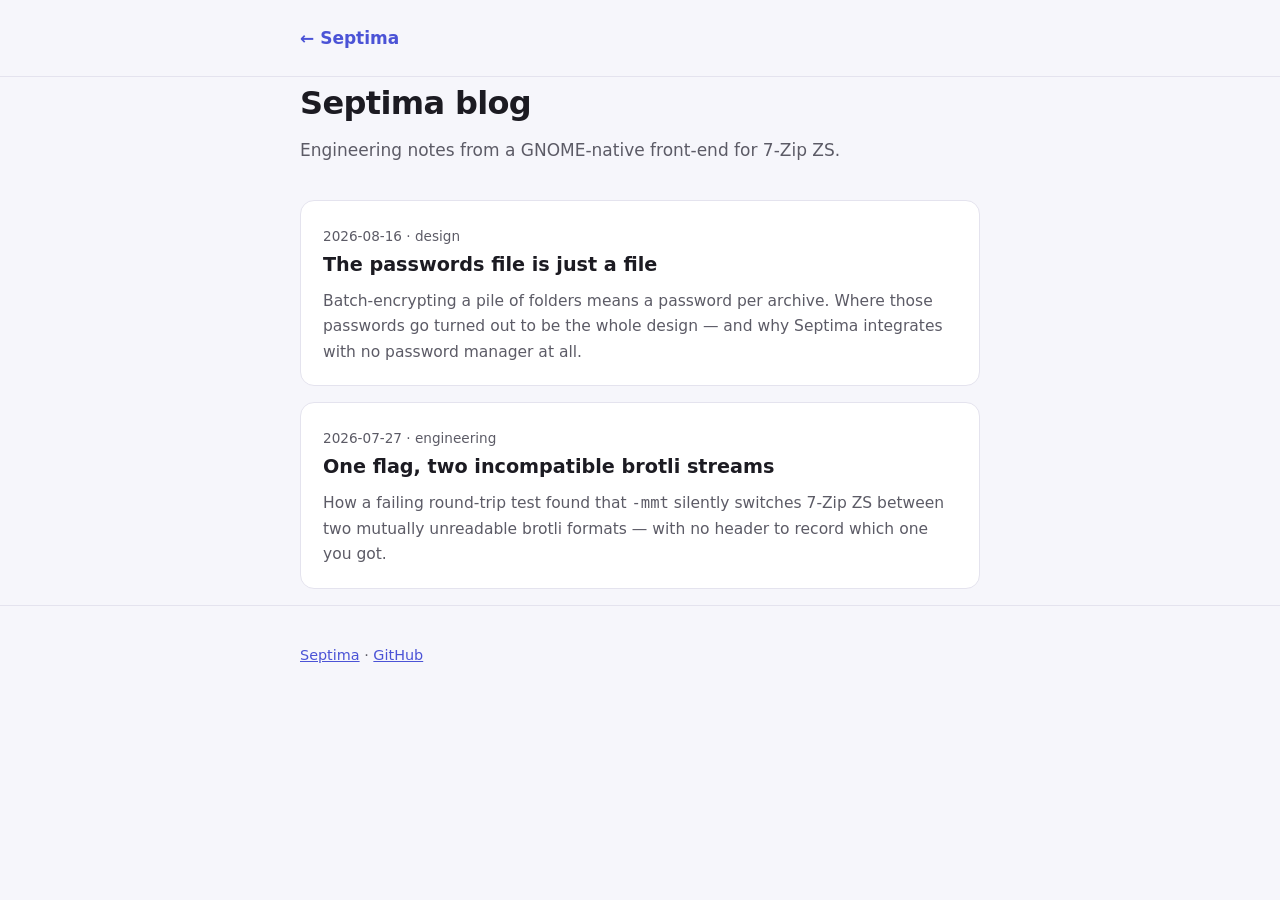
<file: docs/blog/index.html>
<!doctype html>
<html lang="en">
<head>
<meta charset="utf-8">
<meta name="viewport" content="width=device-width, initial-scale=1">
<title>Septima blog</title>
<meta name="description" content="Engineering notes from Septima — a GNOME-native front-end for 7-Zip ZS.">
<style>
  :root {
    --bg:#f6f6fb; --surface:#fff; --text:#1c1b22; --muted:#5c5b66;
    --border:#e4e3ee; --accent:#4b53d6;
  }
  @media (prefers-color-scheme: dark) {
    :root { --bg:#16151c; --surface:#1f1e28; --text:#ececf2; --muted:#a7a6b4;
            --border:#2d2c39; --accent:#8b90f0; }
  }
  * { box-sizing:border-box; }
  body { margin:0; background:var(--bg); color:var(--text);
         font:17px/1.65 system-ui,-apple-system,"Segoe UI",Roboto,sans-serif; }
  .wrap { max-width:720px; margin:0 auto; padding:0 20px; }
  header.top { padding:24px 0; border-bottom:1px solid var(--border); }
  header.top a { color:var(--accent); text-decoration:none; font-weight:600; }
  main { padding:40px 0 56px; }
  h1 { font-size:2rem; letter-spacing:-.02em; margin:0 0 6px; }
  .lede { color:var(--muted); margin:0 0 36px; }
  .post { display:block; text-decoration:none; color:inherit; background:var(--surface);
          border:1px solid var(--border); border-radius:14px; padding:20px 22px; margin:0 0 16px; }
  .post:hover { border-color:var(--accent); }
  .post h2 { margin:0 0 6px; font-size:1.2rem; color:var(--text); }
  .post .date { color:var(--muted); font-size:.85rem; }
  .post p { margin:.5rem 0 0; color:var(--muted); font-size:.97rem; }
  footer { border-top:1px solid var(--border); color:var(--muted); font-size:.9rem;
           padding:24px 0 48px; }
  footer a { color:var(--accent); }
</style>
</head>
<body>

<header class="top"><div class="wrap"><a href="../">← Septima</a></div></header>

<main class="wrap">
  <h1>Septima blog</h1>
  <p class="lede">Engineering notes from a GNOME-native front-end for 7-Zip ZS.</p>

  <a class="post" href="2026-08-16-batch-encrypt-passwords-file.html">
    <span class="date">2026-08-16 · design</span>
    <h2>The passwords file is just a file</h2>
    <p>Batch-encrypting a pile of folders means a password per archive. Where
    those passwords go turned out to be the whole design — and why Septima
    integrates with no password manager at all.</p>
  </a>

  <a class="post" href="2026-07-27-brotli-mmt-corruption.html">
    <span class="date">2026-07-27 · engineering</span>
    <h2>One flag, two incompatible brotli streams</h2>
    <p>How a failing round-trip test found that <code>-mmt</code> silently switches
    7-Zip ZS between two mutually unreadable brotli formats — with no header to
    record which one you got.</p>
  </a>
</main>

<footer><div class="wrap">
  <p><a href="../">Septima</a> · <a href="https://github.com/superuser-miguel/septima">GitHub</a></p>
</div></footer>

</body>
</html>
</file>
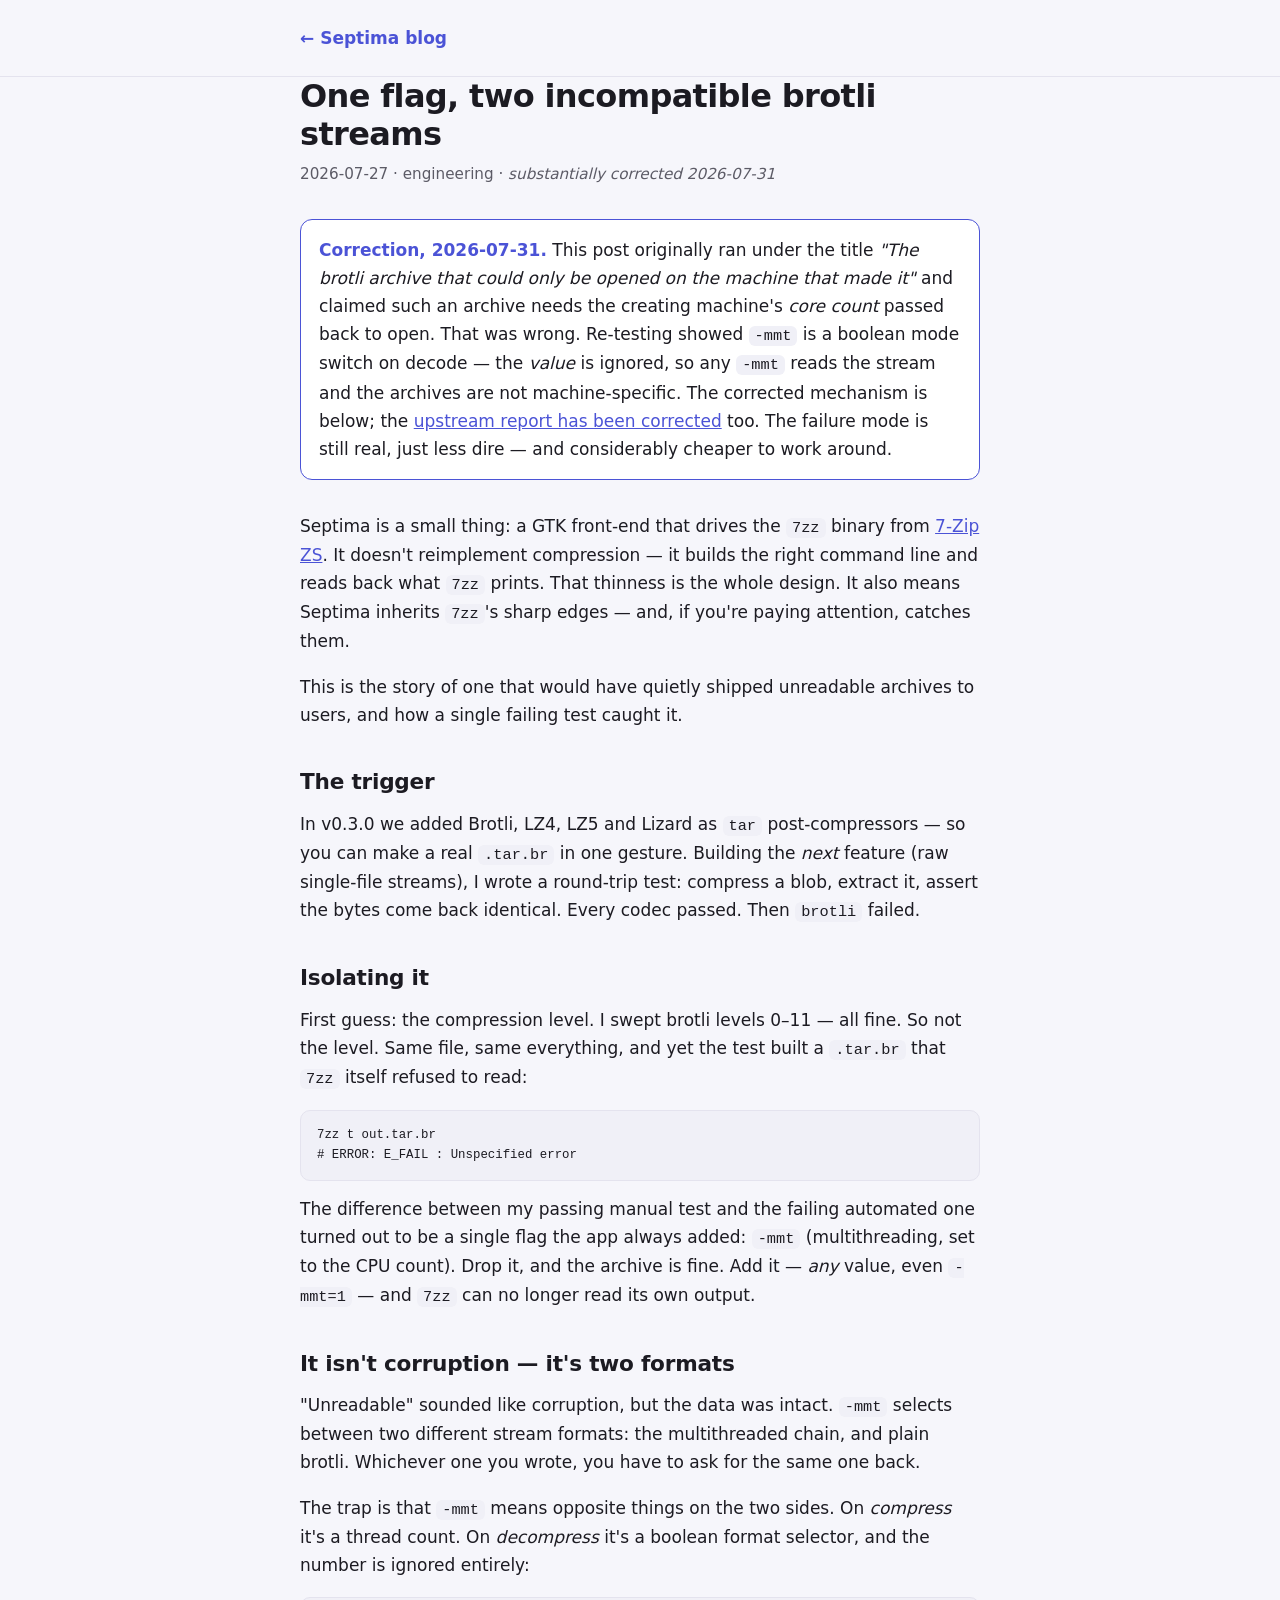
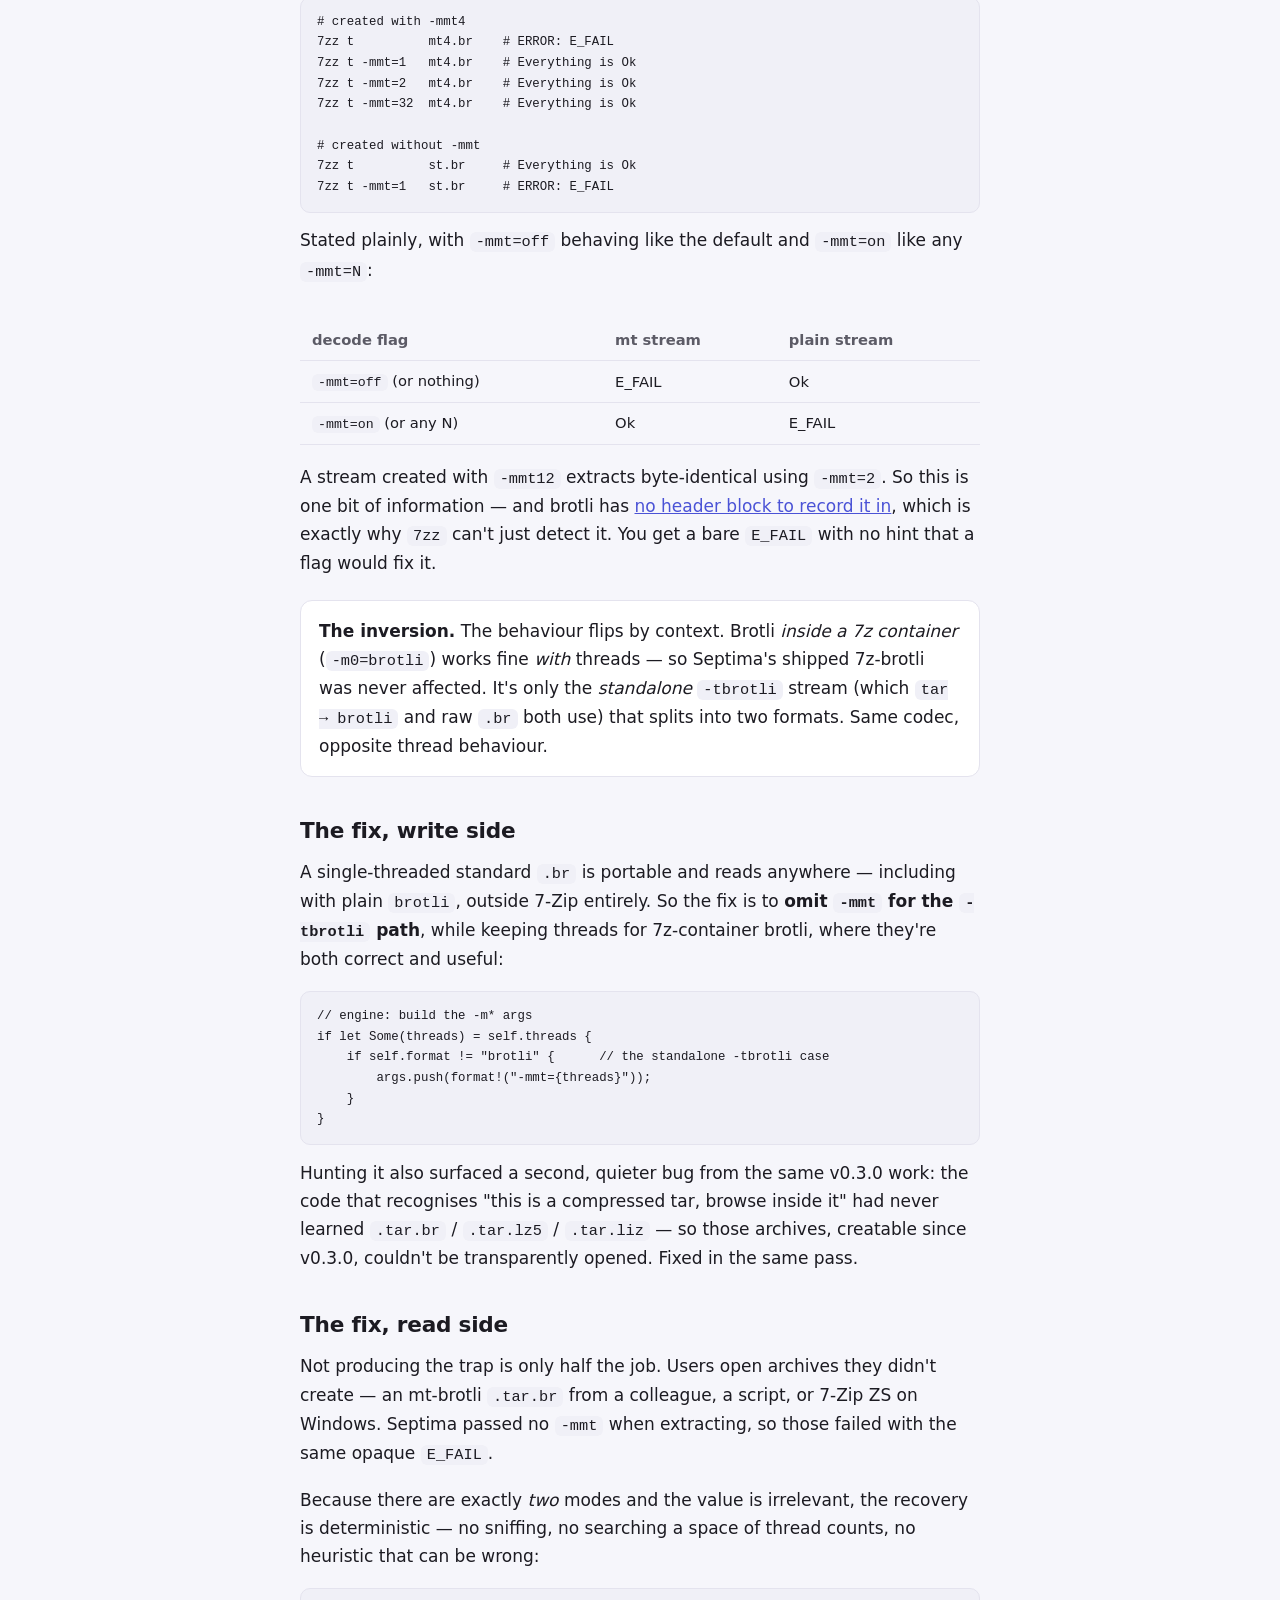
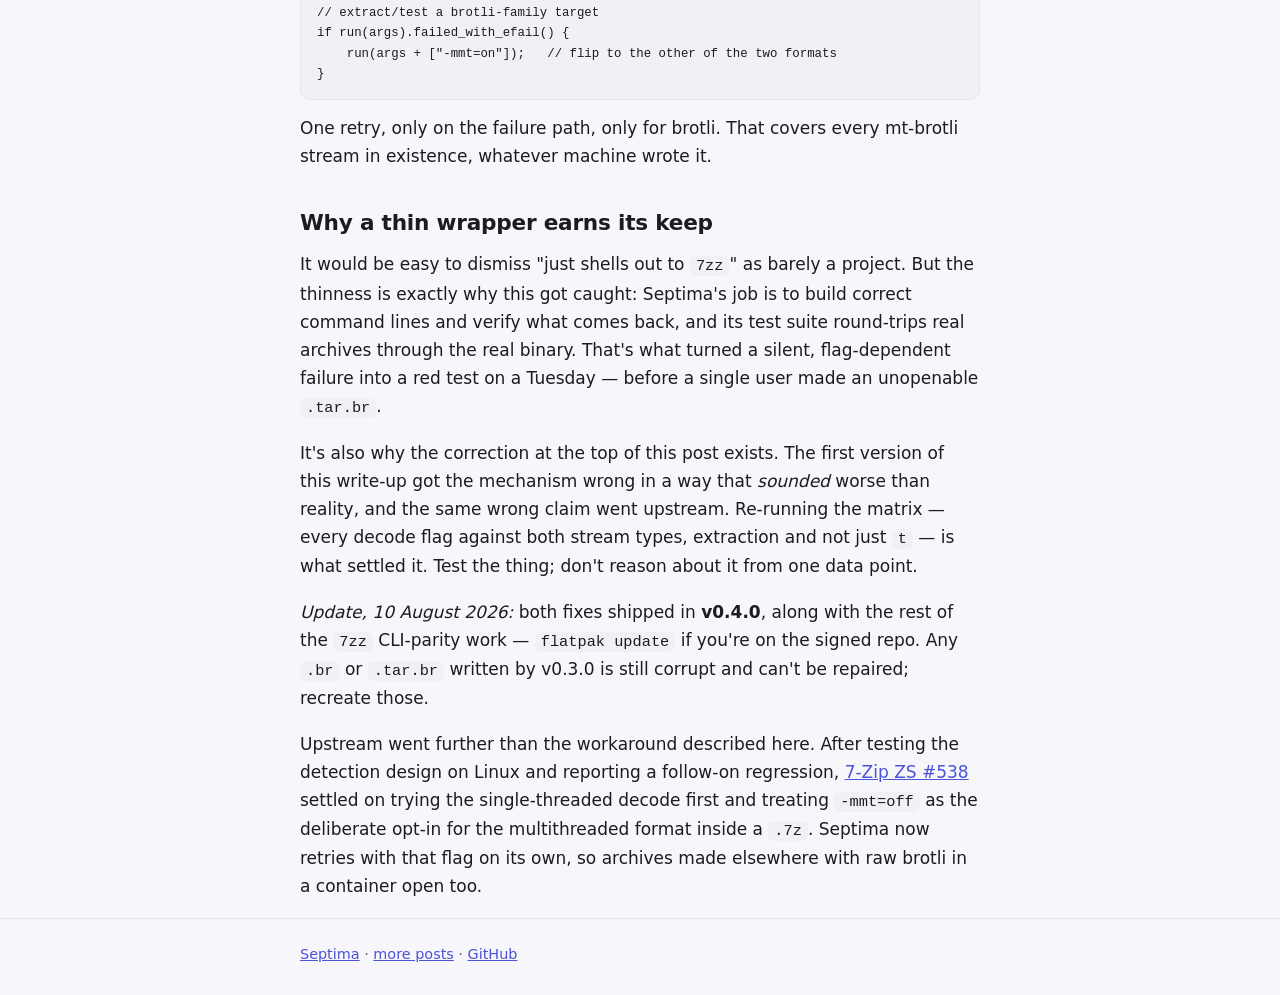
<file: docs/blog/2026-07-27-brotli-mmt-corruption.html>
<!doctype html>
<html lang="en">
<head>
<meta charset="utf-8">
<meta name="viewport" content="width=device-width, initial-scale=1">
<title>One flag, two incompatible brotli streams — Septima blog</title>
<meta name="description" content="How a failing round-trip test in Septima found that -mmt silently switches 7-Zip ZS between two mutually unreadable brotli formats — and why 7zz can't read back its own output.">
<meta property="og:type" content="article">
<meta property="og:title" content="One flag, two incompatible brotli streams">
<meta property="og:description" content="A failing round-trip test found that -mmt silently switches 7-Zip ZS between two mutually unreadable brotli formats — with no header to record which one you got.">
<meta property="og:url" content="https://superuser-miguel.github.io/septima/blog/2026-07-27-brotli-mmt-corruption.html">
<meta name="twitter:card" content="summary">
<meta name="twitter:title" content="One flag, two incompatible brotli streams">
<meta name="twitter:description" content="A failing round-trip test found that -mmt silently switches 7-Zip ZS between two mutually unreadable brotli formats.">
<style>
  :root {
    --bg:#f6f6fb; --surface:#fff; --text:#1c1b22; --muted:#5c5b66;
    --border:#e4e3ee; --accent:#4b53d6; --code-bg:#f0f0f7;
  }
  @media (prefers-color-scheme: dark) {
    :root { --bg:#16151c; --surface:#1f1e28; --text:#ececf2; --muted:#a7a6b4;
            --border:#2d2c39; --accent:#8b90f0; --code-bg:#26252f; }
  }
  * { box-sizing:border-box; }
  body { margin:0; background:var(--bg); color:var(--text);
         font:17px/1.65 system-ui,-apple-system,"Segoe UI",Roboto,sans-serif; }
  .wrap { max-width:720px; margin:0 auto; padding:0 20px; }
  header.top { padding:24px 0; border-bottom:1px solid var(--border); }
  header.top a { color:var(--accent); text-decoration:none; font-weight:600; }
  article { padding:40px 0 56px; }
  h1 { font-size:2rem; line-height:1.2; letter-spacing:-.02em; margin:0 0 8px; }
  .meta { color:var(--muted); font-size:.95rem; margin:0 0 32px; }
  h2 { font-size:1.35rem; letter-spacing:-.01em; margin:2.2rem 0 .6rem; }
  p, ul { margin:0 0 1.1rem; }
  a { color:var(--accent); }
  code { background:var(--code-bg); padding:1px 6px; border-radius:6px; font-size:.9em; }
  pre { background:var(--code-bg); border:1px solid var(--border); border-radius:10px;
        padding:14px 16px; overflow-x:auto; font-size:.86rem; line-height:1.5; }
  pre code { background:none; padding:0; }
  blockquote { margin:1.1rem 0; padding:.4rem 0 .4rem 16px; border-left:3px solid var(--accent);
               color:var(--muted); }
  .callout { background:var(--surface); border:1px solid var(--border); border-radius:12px;
             padding:16px 18px; margin:1.4rem 0; }
  .correction { background:var(--surface); border:1px solid var(--accent); border-radius:12px;
                padding:16px 18px; margin:0 0 2rem; }
  .correction strong { color:var(--accent); }
  table { border-collapse:collapse; width:100%; margin:1.1rem 0; font-size:.92rem; }
  th, td { text-align:left; padding:8px 12px; border-bottom:1px solid var(--border); }
  th { color:var(--muted); font-weight:600; }
  .tbl-wrap { overflow-x:auto; }
  footer { border-top:1px solid var(--border); color:var(--muted); font-size:.9rem;
           padding:24px 0 48px; }
  footer a { color:var(--accent); }
</style>
</head>
<body>

<header class="top"><div class="wrap"><a href="./">← Septima blog</a></div></header>

<article class="wrap">
  <h1>One flag, two incompatible brotli streams</h1>
  <p class="meta">2026-07-27 · engineering · <em>substantially corrected 2026-07-31</em></p>

  <div class="correction">
  <p style="margin:0"><strong>Correction, 2026-07-31.</strong> This post originally
  ran under the title <em>"The brotli archive that could only be opened on the
  machine that made it"</em> and claimed such an archive needs the creating
  machine's <em>core count</em> passed back to open. That was wrong. Re-testing
  showed <code>-mmt</code> is a boolean mode switch on decode — the
  <em>value</em> is ignored, so any <code>-mmt</code> reads the stream and the
  archives are not machine-specific. The corrected mechanism is below; the
  <a href="https://github.com/mcmilk/7-Zip-zstd/pull/352#issuecomment-5144178288">upstream
  report has been corrected</a> too. The failure mode is still real, just less
  dire — and considerably cheaper to work around.</p>
  </div>

  <p>Septima is a small thing: a GTK front-end that drives the <code>7zz</code>
  binary from <a href="https://github.com/mcmilk/7-Zip-zstd">7-Zip ZS</a>. It
  doesn't reimplement compression — it builds the right command line and reads
  back what <code>7zz</code> prints. That thinness is the whole design. It also
  means Septima inherits <code>7zz</code>'s sharp edges — and, if you're paying
  attention, catches them.</p>

  <p>This is the story of one that would have quietly shipped unreadable archives
  to users, and how a single failing test caught it.</p>

  <h2>The trigger</h2>

  <p>In v0.3.0 we added Brotli, LZ4, LZ5 and Lizard as <code>tar</code>
  post-compressors — so you can make a real <code>.tar.br</code> in one gesture.
  Building the <em>next</em> feature (raw single-file streams), I wrote a
  round-trip test: compress a blob, extract it, assert the bytes come back
  identical. Every codec passed. Then <code>brotli</code> failed.</p>

  <h2>Isolating it</h2>

  <p>First guess: the compression level. I swept brotli levels 0–11 — all fine.
  So not the level. Same file, same everything, and yet the test built a
  <code>.tar.br</code> that <code>7zz</code> itself refused to read:</p>

  <pre><code>7zz t out.tar.br
# ERROR: E_FAIL : Unspecified error</code></pre>

  <p>The difference between my passing manual test and the failing automated one
  turned out to be a single flag the app always added: <code>-mmt</code>
  (multithreading, set to the CPU count). Drop it, and the archive is fine. Add
  it — <em>any</em> value, even <code>-mmt=1</code> — and <code>7zz</code> can no
  longer read its own output.</p>

  <h2>It isn't corruption — it's two formats</h2>

  <p>"Unreadable" sounded like corruption, but the data was intact.
  <code>-mmt</code> selects between two different stream formats: the
  multithreaded chain, and plain brotli. Whichever one you wrote, you have to ask
  for the same one back.</p>

  <p>The trap is that <code>-mmt</code> means opposite things on the two sides.
  On <em>compress</em> it's a thread count. On <em>decompress</em> it's a boolean
  format selector, and the number is ignored entirely:</p>

  <pre><code># created with -mmt4
7zz t          mt4.br    # ERROR: E_FAIL
7zz t -mmt=1   mt4.br    # Everything is Ok
7zz t -mmt=2   mt4.br    # Everything is Ok
7zz t -mmt=32  mt4.br    # Everything is Ok

# created without -mmt
7zz t          st.br     # Everything is Ok
7zz t -mmt=1   st.br     # ERROR: E_FAIL</code></pre>

  <p>Stated plainly, with <code>-mmt=off</code> behaving like the default and
  <code>-mmt=on</code> like any <code>-mmt=N</code>:</p>

  <div class="tbl-wrap">
  <table>
    <tr><th>decode flag</th><th>mt stream</th><th>plain stream</th></tr>
    <tr><td><code>-mmt=off</code> (or nothing)</td><td>E_FAIL</td><td>Ok</td></tr>
    <tr><td><code>-mmt=on</code> (or any N)</td><td>Ok</td><td>E_FAIL</td></tr>
  </table>
  </div>

  <p>A stream created with <code>-mmt12</code> extracts byte-identical using
  <code>-mmt=2</code>. So this is one bit of information — and brotli has
  <a href="https://github.com/mcmilk/7-Zip-zstd/pull/352#issuecomment-5094978224">no
  header block to record it in</a>, which is exactly why <code>7zz</code> can't
  just detect it. You get a bare <code>E_FAIL</code> with no hint that a flag
  would fix it.</p>

  <div class="callout">
  <p style="margin:0"><strong>The inversion.</strong> The behaviour flips by
  context. Brotli <em>inside a 7z container</em> (<code>-m0=brotli</code>) works
  fine <em>with</em> threads — so Septima's shipped 7z-brotli was never affected.
  It's only the <em>standalone</em> <code>-tbrotli</code> stream (which
  <code>tar → brotli</code> and raw <code>.br</code> both use) that splits into
  two formats. Same codec, opposite thread behaviour.</p>
  </div>

  <h2>The fix, write side</h2>

  <p>A single-threaded standard <code>.br</code> is portable and reads anywhere —
  including with plain <code>brotli</code>, outside 7-Zip entirely. So the fix is
  to <strong>omit <code>-mmt</code> for the <code>-tbrotli</code> path</strong>,
  while keeping threads for 7z-container brotli, where they're both correct and
  useful:</p>

  <pre><code>// engine: build the -m* args
if let Some(threads) = self.threads {
    if self.format != "brotli" {      // the standalone -tbrotli case
        args.push(format!("-mmt={threads}"));
    }
}</code></pre>

  <p>Hunting it also surfaced a second, quieter bug from the same v0.3.0 work:
  the code that recognises "this is a compressed tar, browse inside it" had never
  learned <code>.tar.br</code> / <code>.tar.lz5</code> / <code>.tar.liz</code> —
  so those archives, creatable since v0.3.0, couldn't be transparently opened.
  Fixed in the same pass.</p>

  <h2>The fix, read side</h2>

  <p>Not producing the trap is only half the job. Users open archives they didn't
  create — an mt-brotli <code>.tar.br</code> from a colleague, a script, or
  7-Zip ZS on Windows. Septima passed no <code>-mmt</code> when extracting, so
  those failed with the same opaque <code>E_FAIL</code>.</p>

  <p>Because there are exactly <em>two</em> modes and the value is irrelevant,
  the recovery is deterministic — no sniffing, no searching a space of thread
  counts, no heuristic that can be wrong:</p>

  <pre><code>// extract/test a brotli-family target
if run(args).failed_with_efail() {
    run(args + ["-mmt=on"]);   // flip to the other of the two formats
}</code></pre>

  <p>One retry, only on the failure path, only for brotli. That covers every
  mt-brotli stream in existence, whatever machine wrote it.</p>

  <h2>Why a thin wrapper earns its keep</h2>

  <p>It would be easy to dismiss "just shells out to <code>7zz</code>" as barely
  a project. But the thinness is exactly why this got caught: Septima's job is to
  build correct command lines and verify what comes back, and its test suite
  round-trips real archives through the real binary. That's what turned a silent,
  flag-dependent failure into a red test on a Tuesday — before a single user made
  an unopenable <code>.tar.br</code>.</p>

  <p>It's also why the correction at the top of this post exists. The first
  version of this write-up got the mechanism wrong in a way that <em>sounded</em>
  worse than reality, and the same wrong claim went upstream. Re-running the
  matrix — every decode flag against both stream types, extraction and not just
  <code>t</code> — is what settled it. Test the thing; don't reason about it from
  one data point.</p>

  <p><em>Update, 10 August 2026:</em> both fixes shipped in <strong>v0.4.0</strong>,
  along with the rest of the <code>7zz</code> CLI-parity work — <code>flatpak
  update</code> if you're on the signed repo. Any <code>.br</code> or
  <code>.tar.br</code> written by v0.3.0 is still corrupt and can't be repaired;
  recreate those.</p>

  <p>Upstream went further than the workaround described here. After testing
  the detection design on Linux and reporting a follow-on regression,
  <a href="https://github.com/mcmilk/7-Zip-zstd/issues/538">7-Zip ZS #538</a>
  settled on trying the single-threaded decode first and treating
  <code>-mmt=off</code> as the deliberate opt-in for the multithreaded format
  inside a <code>.7z</code>. Septima now retries with that flag on its own, so
  archives made elsewhere with raw brotli in a container open too.</p>
</article>

<footer><div class="wrap">
  <p><a href="../">Septima</a> · <a href="./">more posts</a> ·
  <a href="https://github.com/superuser-miguel/septima">GitHub</a></p>
</div></footer>

</body>
</html>
</file>
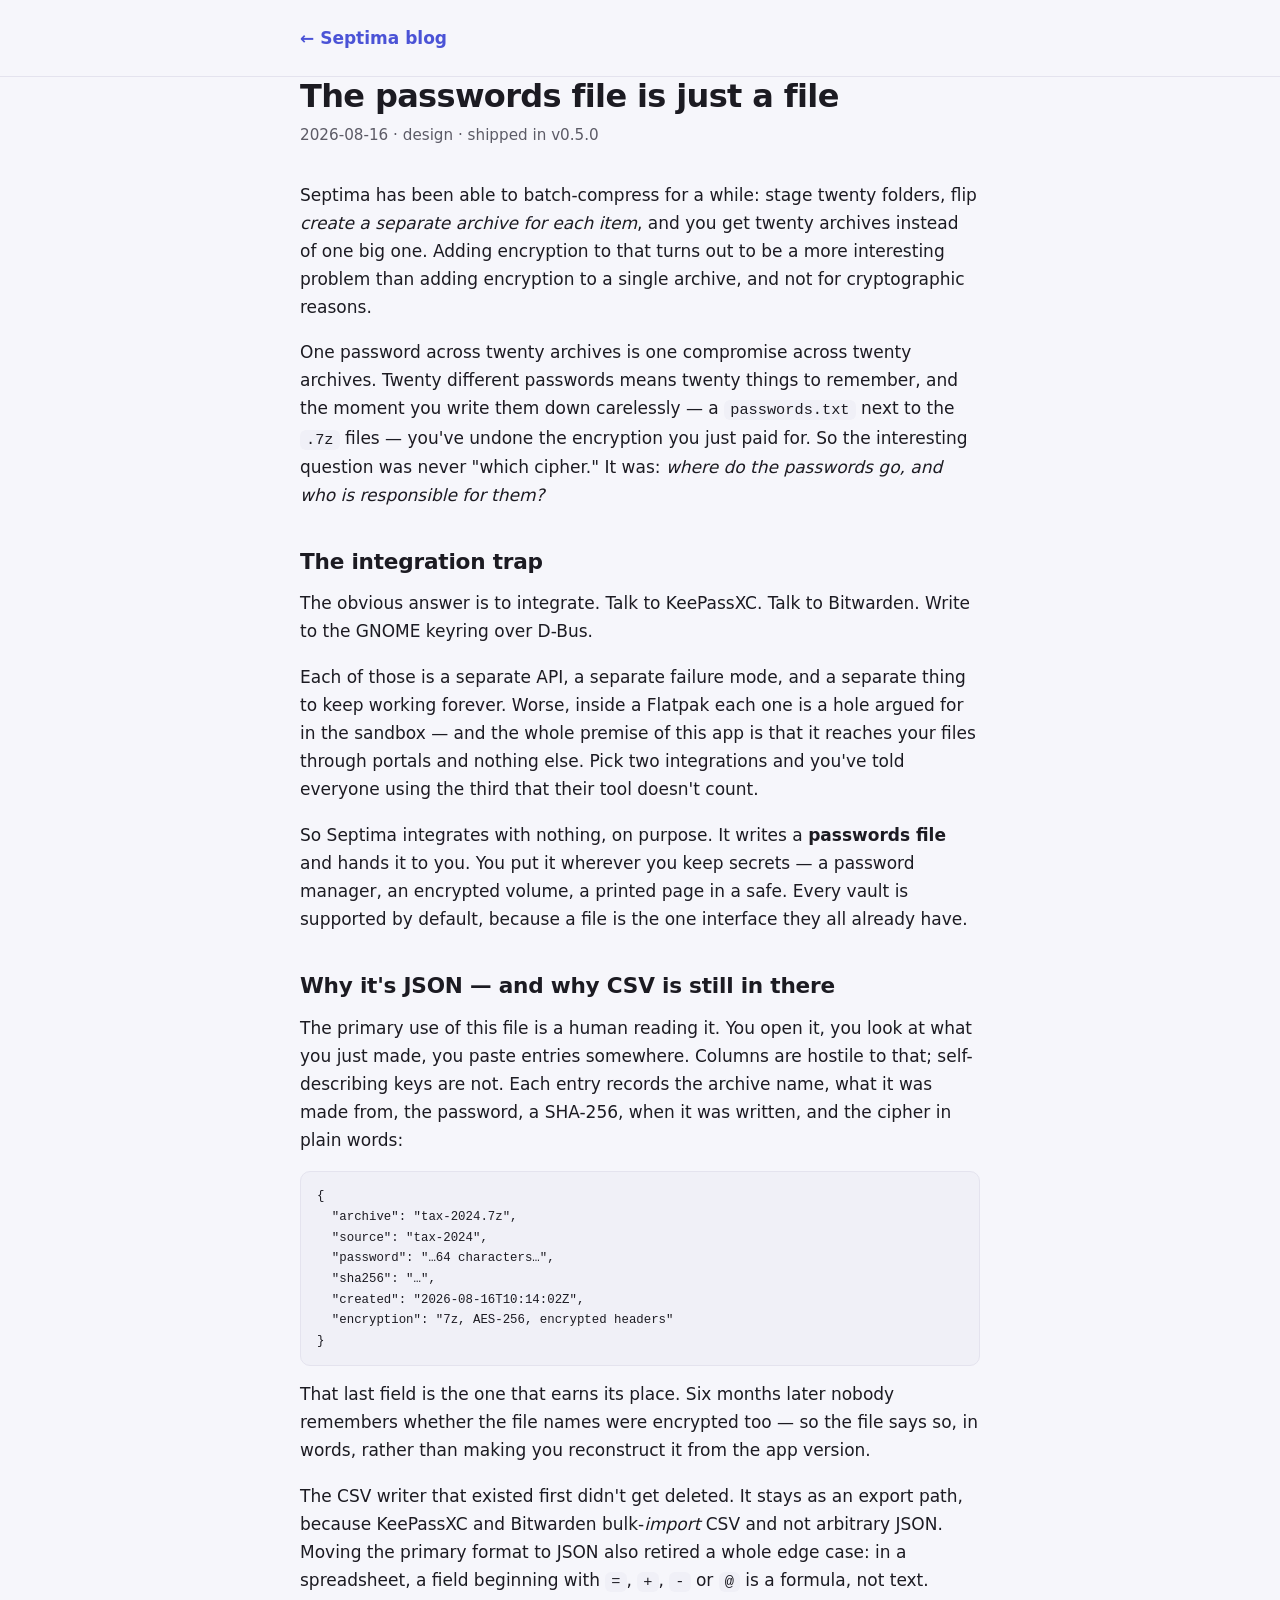
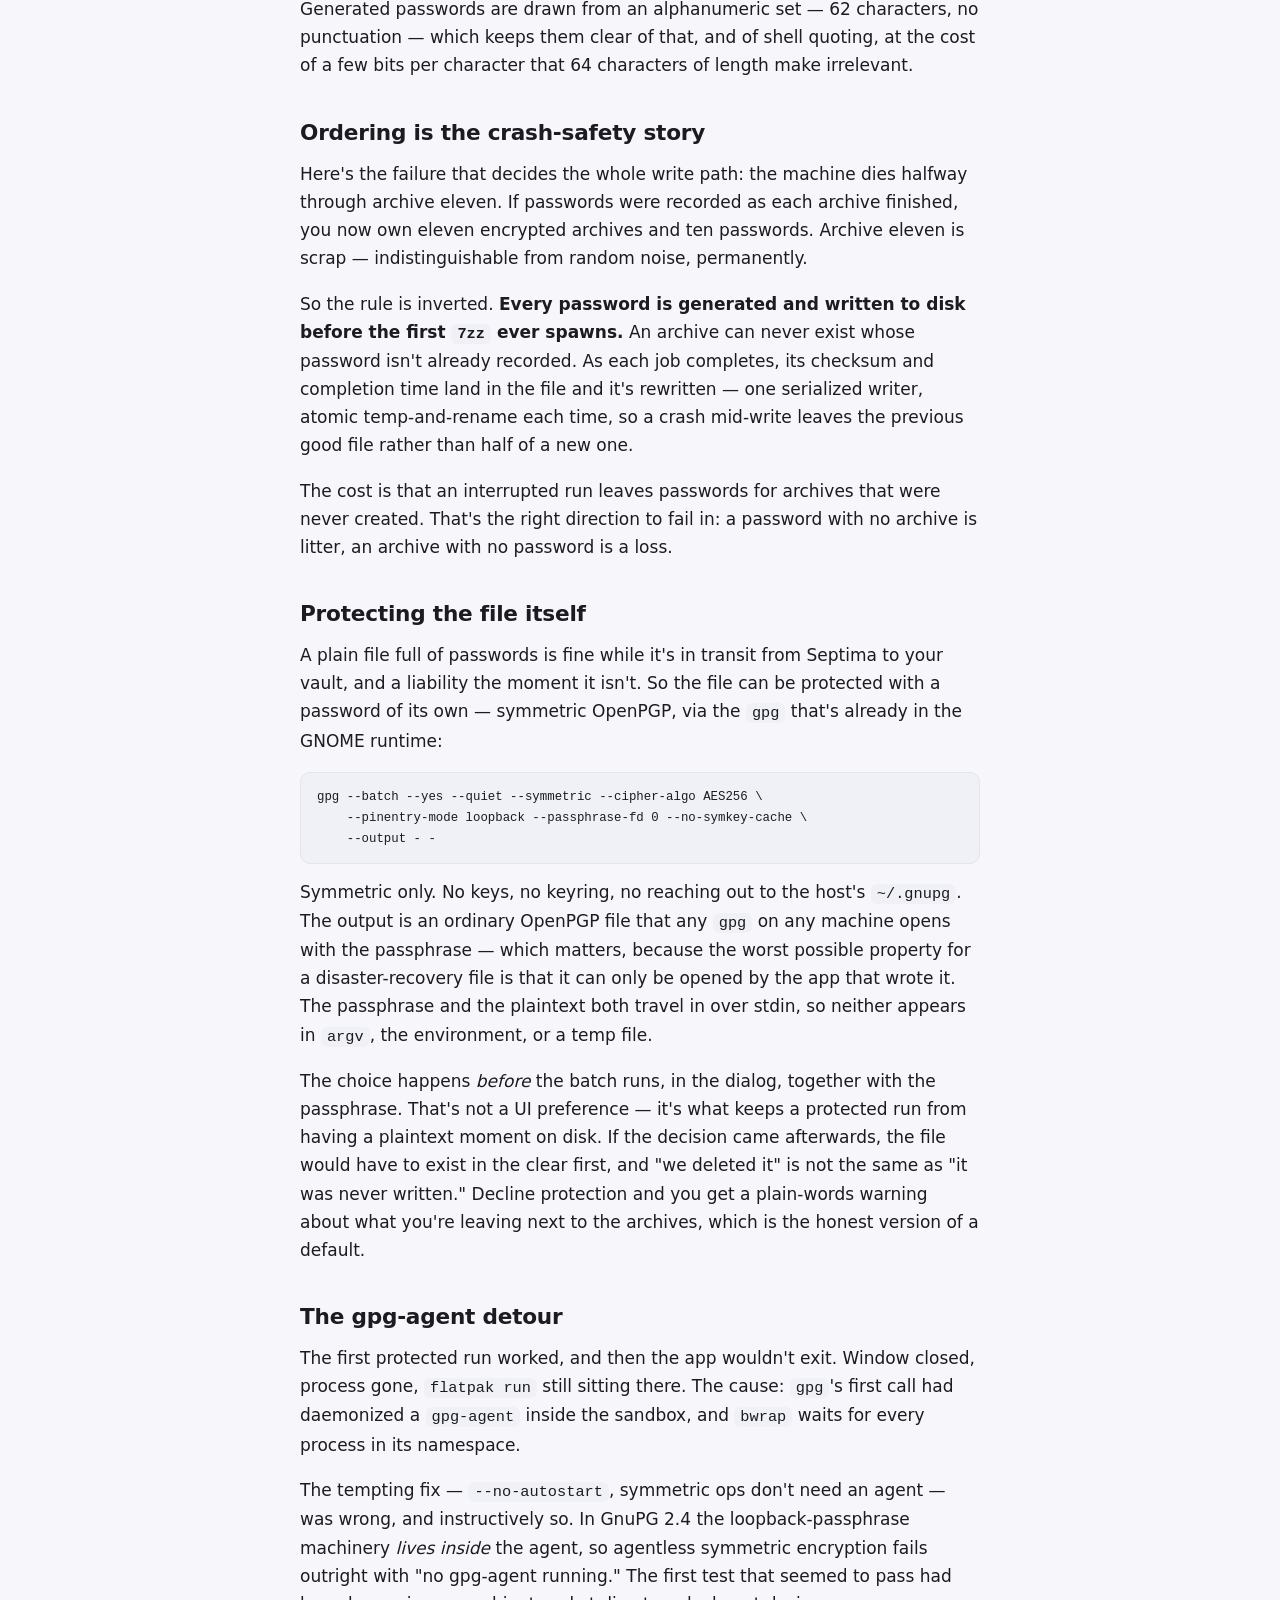
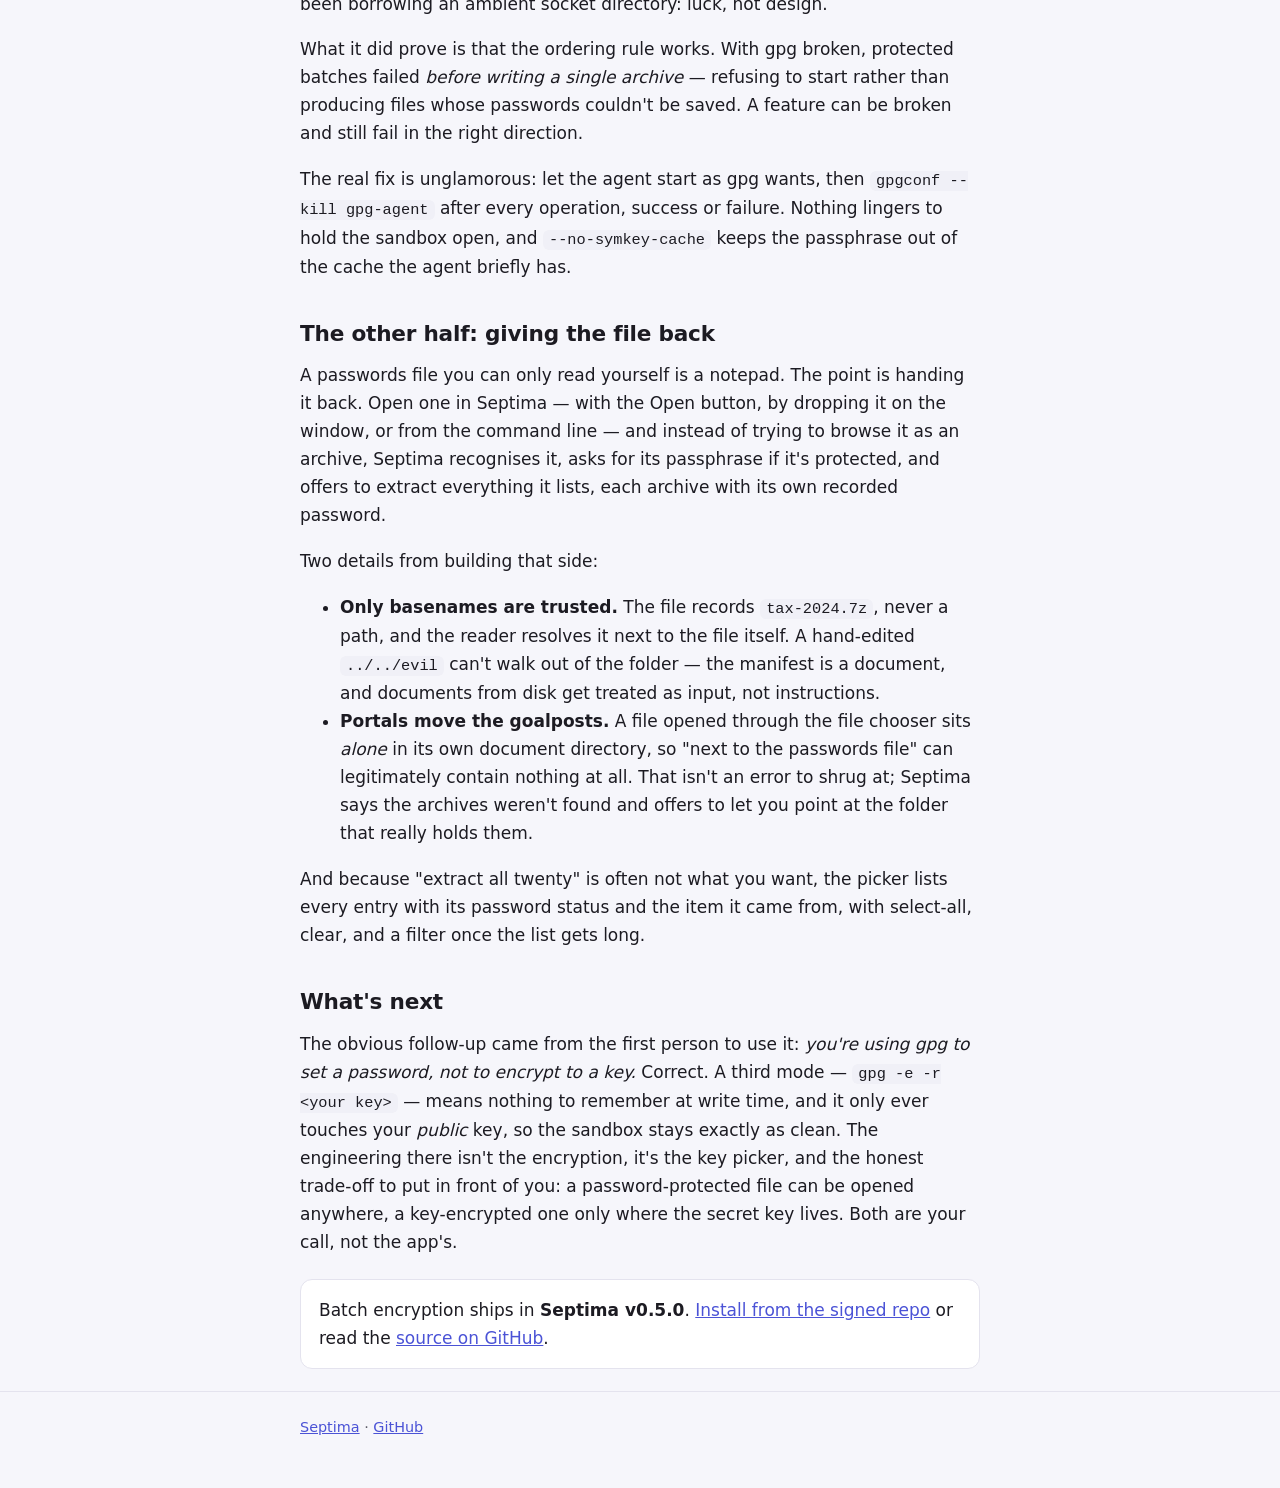
<file: docs/blog/2026-08-16-batch-encrypt-passwords-file.html>
<!doctype html>
<html lang="en">
<head>
<meta charset="utf-8">
<meta name="viewport" content="width=device-width, initial-scale=1">
<title>The passwords file is just a file — Septima blog</title>
<meta name="description" content="Why Septima's batch encryption writes a plain JSON passwords file instead of integrating with a password manager — and the ordering, sandbox and gpg-agent problems that shaped it.">
<meta property="og:type" content="article">
<meta property="og:title" content="The passwords file is just a file">
<meta property="og:description" content="Batch-encrypting a pile of folders means a password per archive. Where those passwords go turned out to be the whole design.">
<meta property="og:url" content="https://superuser-miguel.github.io/septima/blog/2026-08-16-batch-encrypt-passwords-file.html">
<meta name="twitter:card" content="summary">
<meta name="twitter:title" content="The passwords file is just a file">
<meta name="twitter:description" content="Batch-encrypting a pile of folders means a password per archive. Where those passwords go turned out to be the whole design.">
<style>
  :root {
    --bg:#f6f6fb; --surface:#fff; --text:#1c1b22; --muted:#5c5b66;
    --border:#e4e3ee; --accent:#4b53d6; --code-bg:#f0f0f7;
  }
  @media (prefers-color-scheme: dark) {
    :root { --bg:#16151c; --surface:#1f1e28; --text:#ececf2; --muted:#a7a6b4;
            --border:#2d2c39; --accent:#8b90f0; --code-bg:#26252f; }
  }
  * { box-sizing:border-box; }
  body { margin:0; background:var(--bg); color:var(--text);
         font:17px/1.65 system-ui,-apple-system,"Segoe UI",Roboto,sans-serif; }
  .wrap { max-width:720px; margin:0 auto; padding:0 20px; }
  header.top { padding:24px 0; border-bottom:1px solid var(--border); }
  header.top a { color:var(--accent); text-decoration:none; font-weight:600; }
  article { padding:40px 0 56px; }
  h1 { font-size:2rem; line-height:1.2; letter-spacing:-.02em; margin:0 0 8px; }
  .meta { color:var(--muted); font-size:.95rem; margin:0 0 32px; }
  h2 { font-size:1.35rem; letter-spacing:-.01em; margin:2.2rem 0 .6rem; }
  p, ul { margin:0 0 1.1rem; }
  a { color:var(--accent); }
  code { background:var(--code-bg); padding:1px 6px; border-radius:6px; font-size:.9em; }
  pre { background:var(--code-bg); border:1px solid var(--border); border-radius:10px;
        padding:14px 16px; overflow-x:auto; font-size:.86rem; line-height:1.5; }
  pre code { background:none; padding:0; }
  blockquote { margin:1.1rem 0; padding:.4rem 0 .4rem 16px; border-left:3px solid var(--accent);
               color:var(--muted); }
  .callout { background:var(--surface); border:1px solid var(--border); border-radius:12px;
             padding:16px 18px; margin:1.4rem 0; }
  footer { border-top:1px solid var(--border); color:var(--muted); font-size:.9rem;
           padding:24px 0 48px; }
  footer a { color:var(--accent); }
</style>
</head>
<body>

<header class="top"><div class="wrap"><a href="./">← Septima blog</a></div></header>

<article class="wrap">
  <h1>The passwords file is just a file</h1>
  <p class="meta">2026-08-16 · design · shipped in v0.5.0</p>

  <p>Septima has been able to batch-compress for a while: stage twenty folders,
  flip <em>create a separate archive for each item</em>, and you get twenty
  archives instead of one big one. Adding encryption to that turns out to be a
  more interesting problem than adding encryption to a single archive, and not
  for cryptographic reasons.</p>

  <p>One password across twenty archives is one compromise across twenty
  archives. Twenty different passwords means twenty things to remember, and the
  moment you write them down carelessly — a <code>passwords.txt</code> next to
  the <code>.7z</code> files — you've undone the encryption you just paid for.
  So the interesting question was never "which cipher." It was: <em>where do the
  passwords go, and who is responsible for them?</em></p>

  <h2>The integration trap</h2>

  <p>The obvious answer is to integrate. Talk to KeePassXC. Talk to Bitwarden.
  Write to the GNOME keyring over D-Bus.</p>

  <p>Each of those is a separate API, a separate failure mode, and a separate
  thing to keep working forever. Worse, inside a Flatpak each one is a hole
  argued for in the sandbox — and the whole premise of this app is that it
  reaches your files through portals and nothing else. Pick two integrations and
  you've told everyone using the third that their tool doesn't count.</p>

  <p>So Septima integrates with nothing, on purpose. It writes a
  <strong>passwords file</strong> and hands it to you. You put it wherever you
  keep secrets — a password manager, an encrypted volume, a printed page in a
  safe. Every vault is supported by default, because a file is the one interface
  they all already have.</p>

  <h2>Why it's JSON — and why CSV is still in there</h2>

  <p>The primary use of this file is a human reading it. You open it, you look at
  what you just made, you paste entries somewhere. Columns are hostile to that;
  self-describing keys are not. Each entry records the archive name, what it was
  made from, the password, a SHA-256, when it was written, and the cipher in
  plain words:</p>

  <pre><code>{
  "archive": "tax-2024.7z",
  "source": "tax-2024",
  "password": "…64 characters…",
  "sha256": "…",
  "created": "2026-08-16T10:14:02Z",
  "encryption": "7z, AES-256, encrypted headers"
}</code></pre>

  <p>That last field is the one that earns its place. Six months later nobody
  remembers whether the file names were encrypted too — so the file says so, in
  words, rather than making you reconstruct it from the app version.</p>

  <p>The CSV writer that existed first didn't get deleted. It stays as an export
  path, because KeePassXC and Bitwarden bulk-<em>import</em> CSV and not
  arbitrary JSON. Moving the primary format to JSON also retired a whole edge
  case: in a spreadsheet, a field beginning with <code>=</code>, <code>+</code>,
  <code>-</code> or <code>@</code> is a formula, not text. Generated passwords
  are drawn from an alphanumeric set — 62 characters, no punctuation — which
  keeps them clear of that, and of shell quoting, at the cost of a few bits per
  character that 64 characters of length make irrelevant.</p>

  <h2>Ordering is the crash-safety story</h2>

  <p>Here's the failure that decides the whole write path: the machine dies
  halfway through archive eleven. If passwords were recorded as each archive
  finished, you now own eleven encrypted archives and ten passwords. Archive
  eleven is scrap — indistinguishable from random noise, permanently.</p>

  <p>So the rule is inverted. <strong>Every password is generated and written to
  disk before the first <code>7zz</code> ever spawns.</strong> An archive can
  never exist whose password isn't already recorded. As each job completes, its
  checksum and completion time land in the file and it's rewritten — one
  serialized writer, atomic temp-and-rename each time, so a crash mid-write
  leaves the previous good file rather than half of a new one.</p>

  <p>The cost is that an interrupted run leaves passwords for archives that were
  never created. That's the right direction to fail in: a password with no
  archive is litter, an archive with no password is a loss.</p>

  <h2>Protecting the file itself</h2>

  <p>A plain file full of passwords is fine while it's in transit from Septima to
  your vault, and a liability the moment it isn't. So the file can be protected
  with a password of its own — symmetric OpenPGP, via the <code>gpg</code> that's
  already in the GNOME runtime:</p>

  <pre><code>gpg --batch --yes --quiet --symmetric --cipher-algo AES256 \
    --pinentry-mode loopback --passphrase-fd 0 --no-symkey-cache \
    --output - -</code></pre>

  <p>Symmetric only. No keys, no keyring, no reaching out to the host's
  <code>~/.gnupg</code>. The output is an ordinary OpenPGP file that any
  <code>gpg</code> on any machine opens with the passphrase — which matters,
  because the worst possible property for a disaster-recovery file is that it can
  only be opened by the app that wrote it. The passphrase and the plaintext both
  travel in over stdin, so neither appears in <code>argv</code>, the environment,
  or a temp file.</p>

  <p>The choice happens <em>before</em> the batch runs, in the dialog, together
  with the passphrase. That's not a UI preference — it's what keeps a protected
  run from having a plaintext moment on disk. If the decision came afterwards,
  the file would have to exist in the clear first, and "we deleted it" is not the
  same as "it was never written." Decline protection and you get a plain-words
  warning about what you're leaving next to the archives, which is the honest
  version of a default.</p>

  <h2>The gpg-agent detour</h2>

  <p>The first protected run worked, and then the app wouldn't exit. Window
  closed, process gone, <code>flatpak run</code> still sitting there. The cause:
  <code>gpg</code>'s first call had daemonized a <code>gpg-agent</code> inside the
  sandbox, and <code>bwrap</code> waits for every process in its namespace.</p>

  <p>The tempting fix — <code>--no-autostart</code>, symmetric ops don't need an
  agent — was wrong, and instructively so. In GnuPG 2.4 the loopback-passphrase
  machinery <em>lives inside</em> the agent, so agentless symmetric encryption
  fails outright with "no gpg-agent running." The first test that seemed to pass
  had been borrowing an ambient socket directory: luck, not design.</p>

  <p>What it did prove is that the ordering rule works. With gpg broken,
  protected batches failed <em>before writing a single archive</em> — refusing to
  start rather than producing files whose passwords couldn't be saved. A feature
  can be broken and still fail in the right direction.</p>

  <p>The real fix is unglamorous: let the agent start as gpg wants, then
  <code>gpgconf --kill gpg-agent</code> after every operation, success or
  failure. Nothing lingers to hold the sandbox open, and
  <code>--no-symkey-cache</code> keeps the passphrase out of the cache the agent
  briefly has.</p>

  <h2>The other half: giving the file back</h2>

  <p>A passwords file you can only read yourself is a notepad. The point is
  handing it back. Open one in Septima — with the Open button, by dropping it on
  the window, or from the command line — and instead of trying to browse it as an
  archive, Septima recognises it, asks for its passphrase if it's protected, and
  offers to extract everything it lists, each archive with its own recorded
  password.</p>

  <p>Two details from building that side:</p>

  <ul>
    <li><strong>Only basenames are trusted.</strong> The file records
    <code>tax-2024.7z</code>, never a path, and the reader resolves it next to
    the file itself. A hand-edited <code>../../evil</code> can't walk out of the
    folder — the manifest is a document, and documents from disk get treated as
    input, not instructions.</li>
    <li><strong>Portals move the goalposts.</strong> A file opened through the
    file chooser sits <em>alone</em> in its own document directory, so "next to
    the passwords file" can legitimately contain nothing at all. That isn't an
    error to shrug at; Septima says the archives weren't found and offers to let
    you point at the folder that really holds them.</li>
  </ul>

  <p>And because "extract all twenty" is often not what you want, the picker
  lists every entry with its password status and the item it came from, with
  select-all, clear, and a filter once the list gets long.</p>

  <h2>What's next</h2>

  <p>The obvious follow-up came from the first person to use it: <em>you're using
  gpg to set a password, not to encrypt to a key.</em> Correct. A third mode —
  <code>gpg -e -r &lt;your key&gt;</code> — means nothing to remember at write
  time, and it only ever touches your <em>public</em> key, so the sandbox stays
  exactly as clean. The engineering there isn't the encryption, it's the key
  picker, and the honest trade-off to put in front of you: a password-protected
  file can be opened anywhere, a key-encrypted one only where the secret key
  lives. Both are your call, not the app's.</p>

  <div class="callout">
    <p style="margin:0">Batch encryption ships in <strong>Septima v0.5.0</strong>.
    <a href="https://superuser-miguel.github.io/septima-repo/septima.flatpakref">Install
    from the signed repo</a> or read the
    <a href="https://github.com/superuser-miguel/septima">source on GitHub</a>.</p>
  </div>
</article>

<footer><div class="wrap">
  <p><a href="../">Septima</a> · <a href="https://github.com/superuser-miguel/septima">GitHub</a></p>
</div></footer>

</body>
</html>
</file>
